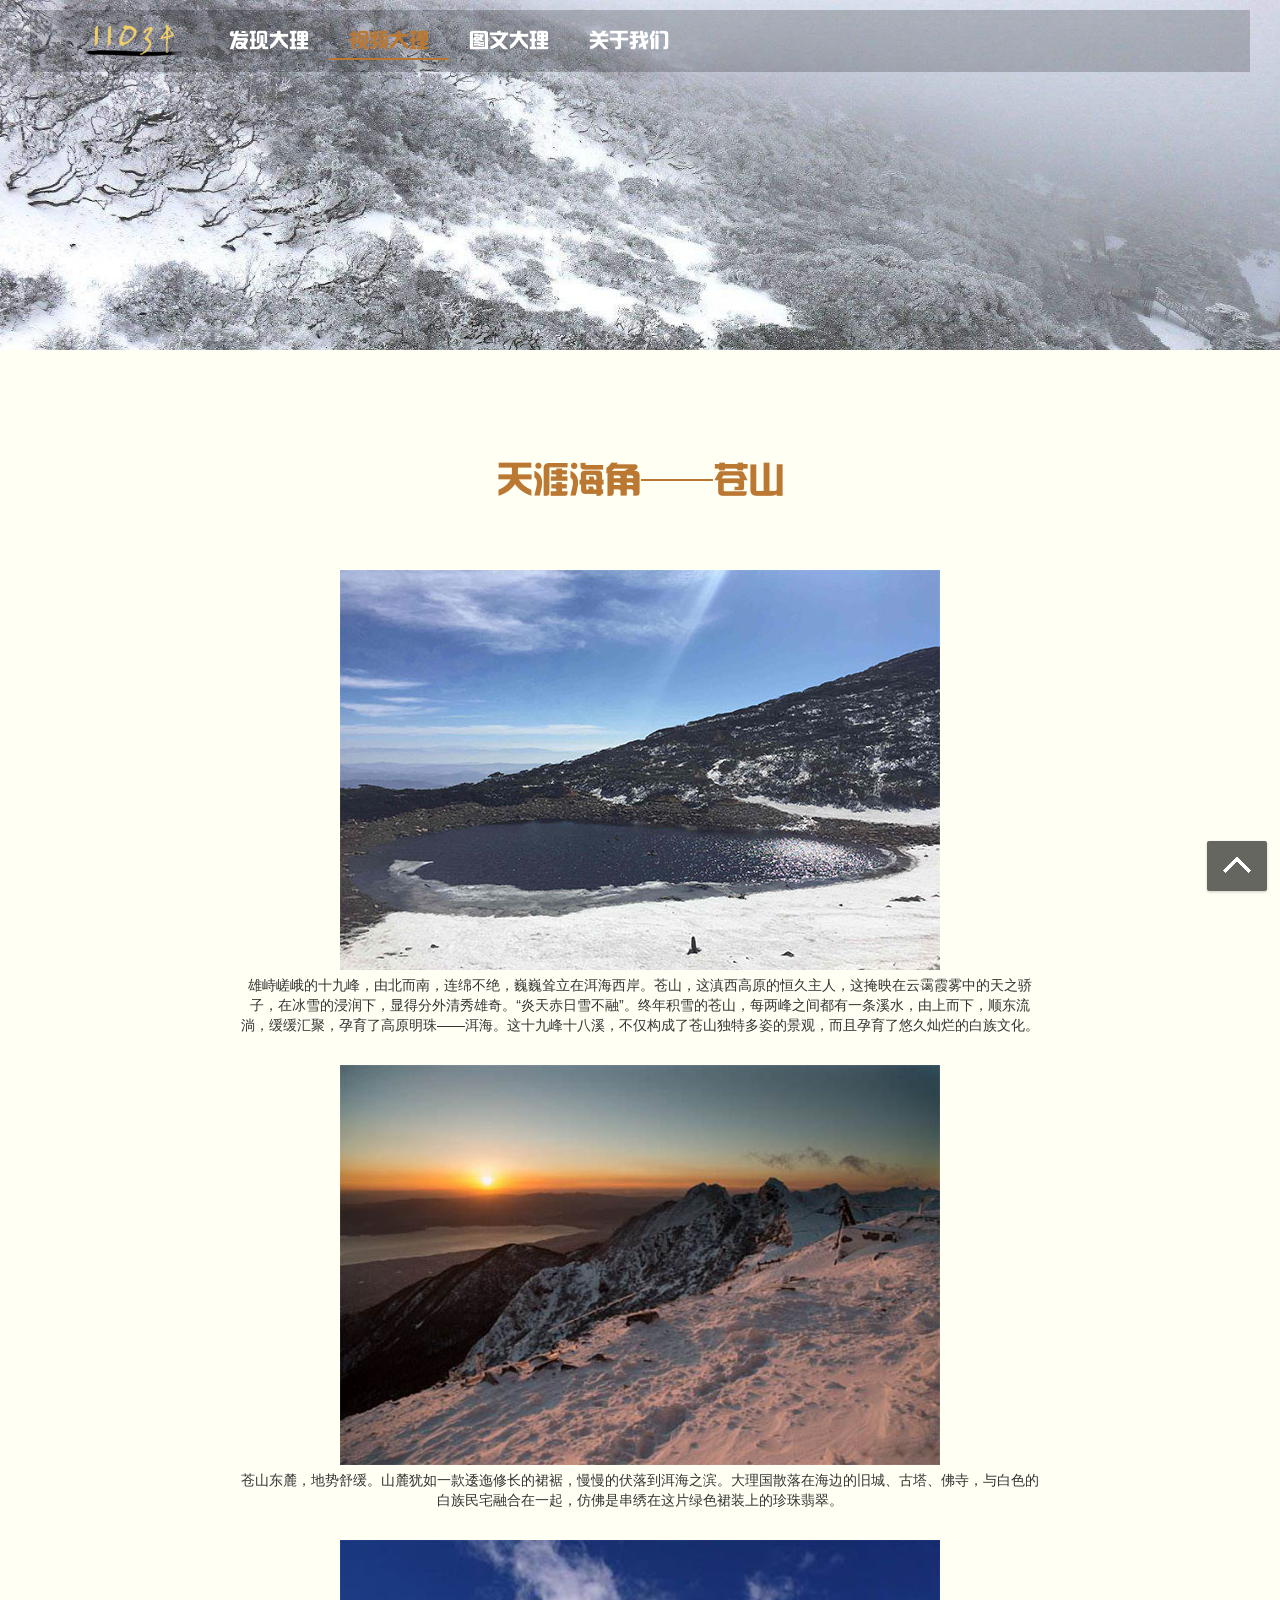
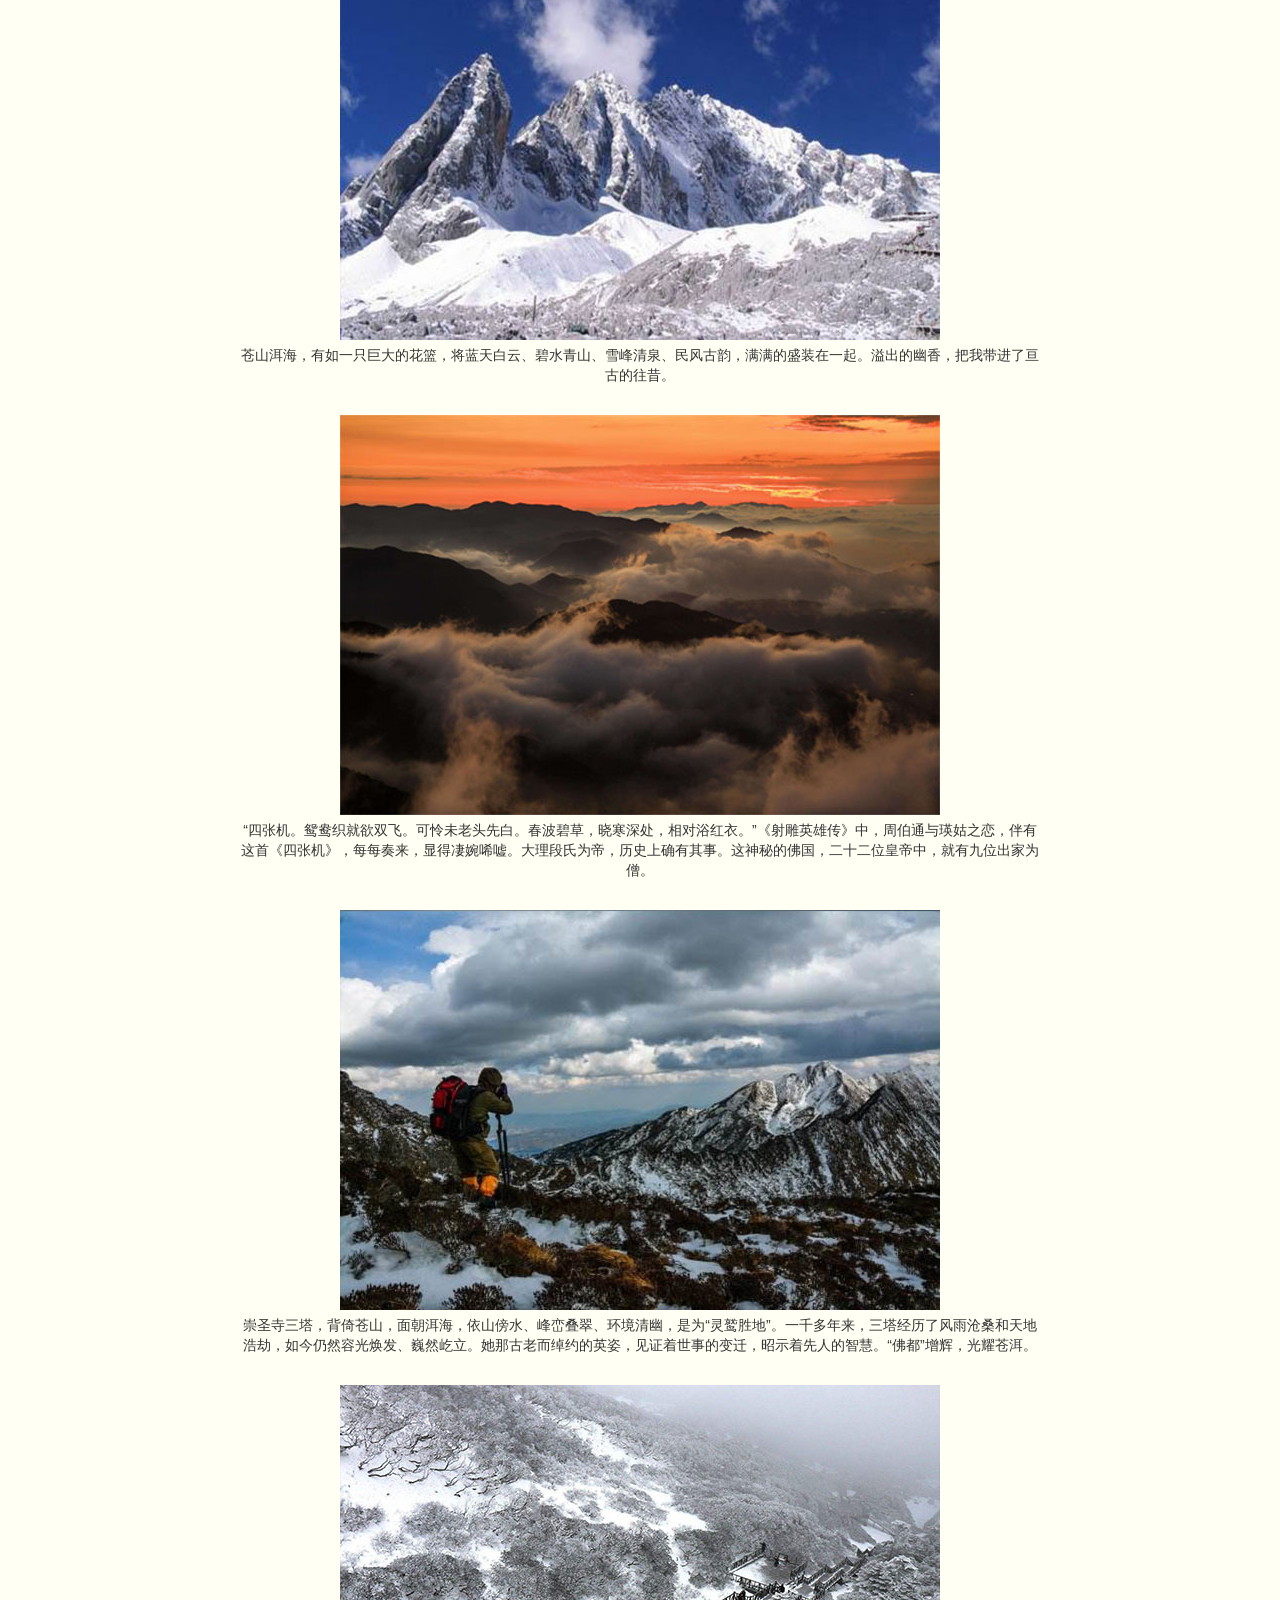
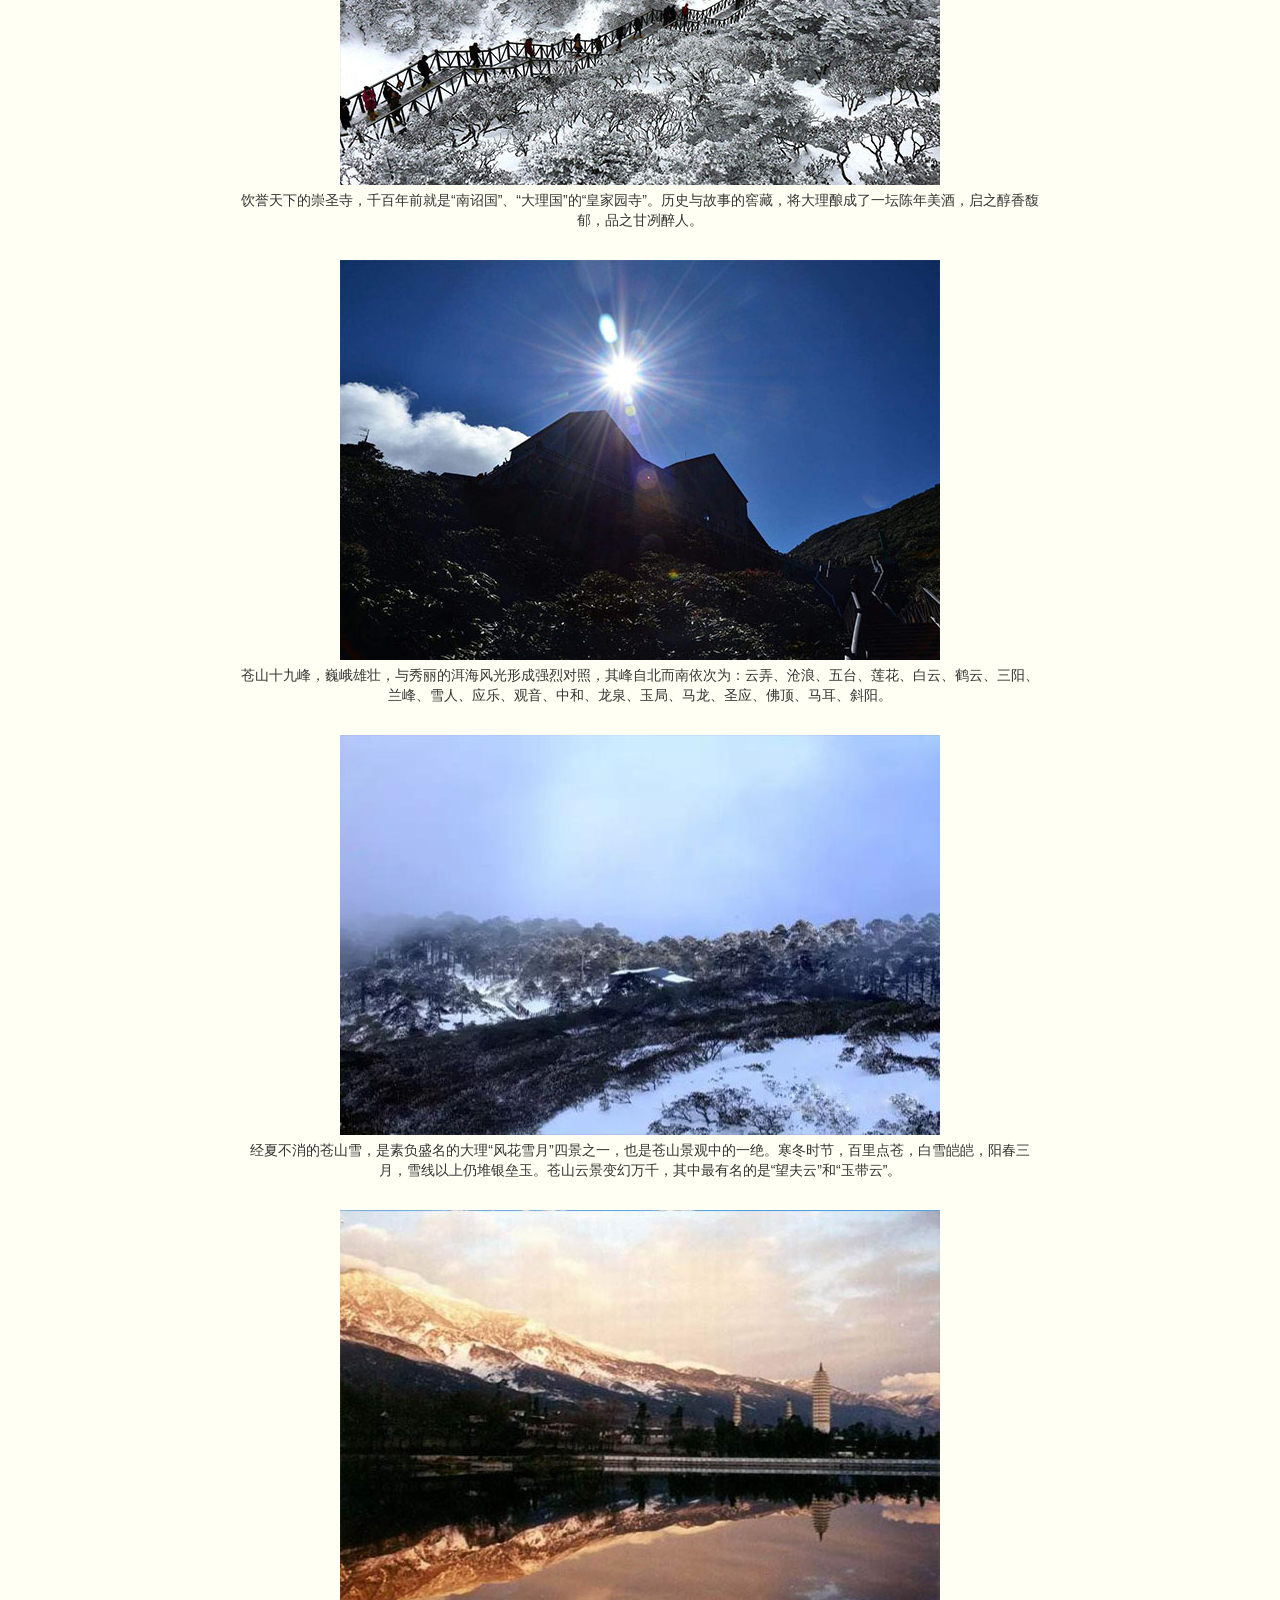
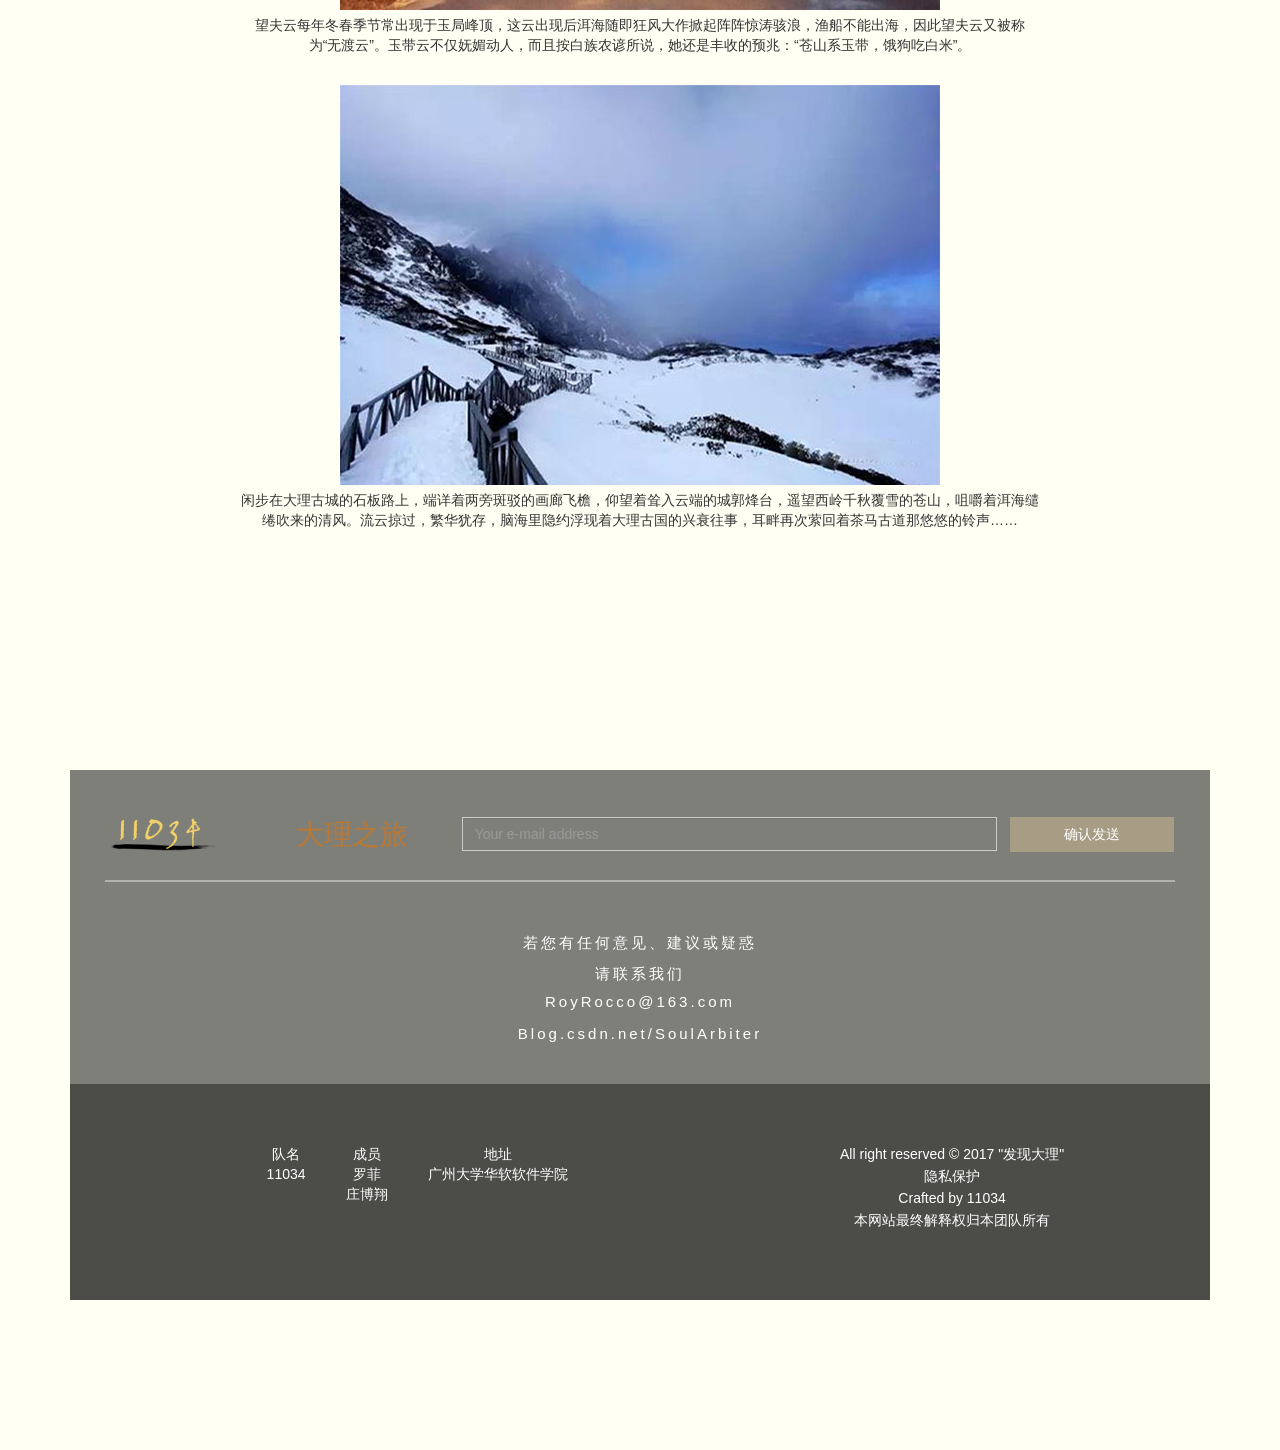
<file: cangshan.html>
<!DOCTYPE html>
<html>
	<head>
		<meta charset="UTF-8">
		<title>万里苍山</title>
		<link rel="stylesheet" href="css/bootstrap.min.css" />
		<link rel="stylesheet" href="css/index.css" />
		<link rel="stylesheet" type="text/css" href="css/ndissertation.css"/>

	</head>
	
	
	<body>
		<!--头部导航栏-->
		<header class="header_bar">
			<div class="header">		
			    <div class="top_navs">
			    	<nav class="nav navbar-fixed-top plr20_pa" role="navgation">
<div class="navbar-header">
			        	<div class="logo ">
			        		<img src="img/logo.png"/>
			        	</div>
			            <button class="navbar-toggle" data-toggle="collapse" data-target=".navbar-collapse">
			                <span class="icon-bar"></span>
			                <span class="icon-bar"></span>
			                <span class="icon-bar"></span>
			            </button>
			        	</div>
						
			        	<div class="collapse navbar-collapse">
				            <ul class="navbar-nav nav">
				                <li ><a class="navigation-link" href="index.html" target="_self">发现大理</a></li>
				                <li><a class="nonestyle" href="video.html">视频大理</a></li>
				                <li><a class="navigation-link" href="picture.html" target="_self">图文大理</a></li>
				                <li><a class="navigation-link" href="###" id="about_us_btn" target="_self">关于我们</a></li>
				            </ul>
				        </div>
					</nav>
			    </div>
			</div>
		</header>
		
		
		<!--顶部图片展示开始  样式共用-->
		<section>	
			<div class="fixed_bg cangshan_bg_3_top fixed_bg_top">
				<!--<img src="img/green_season.jpeg"  alt="" style="width:100%; background-position: bottom center; background-repeat:no-repeat; background-size:cover; min-height:100%;"/>-->
    			<p style="padding-top:35rem;"><a href="main.php"></a></p>
    		</div>
		</section>
		<!--顶部图片展示结束  样式共用-->
		
		
		<!--内容主题-->	
		<section>
			<div class="content container" style="text-align: center; margin: 30px auto; width: 65%;">
						<!--这是标题-->
						<div class="title title-font">
								<h1 >天涯海角——苍山</h1>
						</div>

						<div class="content_article_top_pic">
							<div class="pic">
								<img src="img/68.jpg" class="img-responsive" alt="Responsive image" style="margin: 0 auto;">
							</div>
									
						</div>
						<p>雄峙嵯峨的十九峰，由北而南，连绵不绝，巍巍耸立在洱海西岸。苍山，这滇西高原的恒久主人，这掩映在云霭霞雾中的天之骄子，在冰雪的浸润下，显得分外清秀雄奇。“炎天赤日雪不融”。终年积雪的苍山，每两峰之间都有一条溪水，由上而下，顺东流淌，缓缓汇聚，孕育了高原明珠——洱海。这十九峰十八溪，不仅构成了苍山独特多姿的景观，而且孕育了悠久灿烂的白族文化。</p>
						<div class="content_article_top_pic">
							<div class="pic">
								<img src="img/63.jpg" class="img-responsive" alt="Responsive image" style="margin: 0 auto;">
							</div>
									
						</div>
						<p>苍山东麓，地势舒缓。山麓犹如一款逶迤修长的裙裾，慢慢的伏落到洱海之滨。大理国散落在海边的旧城、古塔、佛寺，与白色的白族民宅融合在一起，仿佛是串绣在这片绿色裙装上的珍珠翡翠。</p>
						<div class="content_article_top_pic">
							<div class="pic">
								<img src="img/62.jpg" class="img-responsive" alt="Responsive image" style="margin: 0 auto;">
							</div>
									
						</div>
						<p>苍山洱海，有如一只巨大的花篮，将蓝天白云、碧水青山、雪峰清泉、民风古韵，满满的盛装在一起。溢出的幽香，把我带进了亘古的往昔。</p>
						<div class="content_article_top_pic">
							<div class="pic">
								<img src="img/65.jpg" class="img-responsive" alt="Responsive image" style="margin: 0 auto;">
							</div>
									
						</div>
						<p>“四张机。鸳鸯织就欲双飞。可怜未老头先白。春波碧草，晓寒深处，相对浴红衣。”《射雕英雄传》中，周伯通与瑛姑之恋，伴有这首《四张机》，每每奏来，显得凄婉唏嘘。大理段氏为帝，历史上确有其事。这神秘的佛国，二十二位皇帝中，就有九位出家为僧。</p>						
						<div class="content_article_top_pic">
							<div class="pic">
								<img src="img/64.jpg" class="img-responsive" alt="Responsive image" style="margin: 0 auto;">
							</div>
									
						</div>
						<p>崇圣寺三塔，背倚苍山，面朝洱海，依山傍水、峰峦叠翠、环境清幽，是为“灵鹫胜地”。一千多年来，三塔经历了风雨沧桑和天地浩劫，如今仍然容光焕发、巍然屹立。她那古老而绰约的英姿，见证着世事的变迁，昭示着先人的智慧。“佛都”增辉，光耀苍洱。</p>
						<div class="content_article_top_pic">
							<div class="pic">
								<img src="img/69.jpg" class="img-responsive" alt="Responsive image" style="margin: 0 auto;">
							</div>
									
						</div>
						<p>饮誉天下的崇圣寺，千百年前就是“南诏国”、“大理国”的“皇家园寺”。历史与故事的窖藏，将大理酿成了一坛陈年美酒，启之醇香馥郁，品之甘冽醉人。</p>
						<div class="content_article_top_pic">
							<div class="pic">
								<img src="img/66.jpg" class="img-responsive" alt="Responsive image" style="margin: 0 auto;">
							</div>
									
						</div>
						<p>苍山十九峰，巍峨雄壮，与秀丽的洱海风光形成强烈对照，其峰自北而南依次为：云弄、沧浪、五台、莲花、白云、鹤云、三阳、兰峰、雪人、应乐、观音、中和、龙泉、玉局、马龙、圣应、佛顶、马耳、斜阳。</p>
						<div class="content_article_top_pic">
							<div class="pic">
								<img src="img/67.jpg" class="img-responsive" alt="Responsive image" style="margin: 0 auto;">
							</div>
									
						</div>
						<p>经夏不消的苍山雪，是素负盛名的大理“风花雪月”四景之一，也是苍山景观中的一绝。寒冬时节，百里点苍，白雪皑皑，阳春三月，雪线以上仍堆银垒玉。苍山云景变幻万千，其中最有名的是“望夫云”和“玉带云”。</p>	
						<div class="content_article_top_pic">
							<div class="pic">
								<img src="img/60.jpg" class="img-responsive" alt="Responsive image" style="margin: 0 auto;">
							</div>
									
						</div>
						<p>望夫云每年冬春季节常出现于玉局峰顶，这云出现后洱海随即狂风大作掀起阵阵惊涛骇浪，渔船不能出海，因此望夫云又被称为“无渡云”。玉带云不仅妩媚动人，而且按白族农谚所说，她还是丰收的预兆：“苍山系玉带，饿狗吃白米”。</p>	
						<div class="content_article_top_pic">
							<div class="pic">
								<img src="img/61.jpg" class="img-responsive" alt="Responsive image" style="margin: 0 auto;">
							</div>
									
						</div>
						<p  class="p_end">闲步在大理古城的石板路上，端详着两旁斑驳的画廊飞檐，仰望着耸入云端的城郭烽台，遥望西岭千秋覆雪的苍山，咀嚼着洱海缱绻吹来的清风。流云掠过，繁华犹存，脑海里隐约浮现着大理古国的兴衰往事，耳畔再次萦回着茶马古道那悠悠的铃声……</p>							
			</div>
				<!--</div>
			</div>-->
		</section>
		
		
		<!--页脚信息--关于我们-->
		<footer id="about_us">
			<div class="fixed_bg cangshan_bg_3_bottom footer_padding">
    			
				<div class="footnote container">
					<div class="footnote_title">
						<div class="row footnote_title_content">
							<div class="col-md-2 col-logo">
								<div class="footnote_title_logo">
									<div class="logo ">
										<img src="img/logo.png"/>
									</div>
								</div>
							</div>
							<div class="col-md-2 col-title">
								<span>大</span><span>理</span><span>之</span><span>旅</span>
							</div>
							<div class="col-md-8">
								<form id="subForm" class="letter" method="post" action="">
									<input type="text" class="form-control" placeholder="Your e-mail address" >
									<span class="letter_btn">
										<button class="letter_query">确认发送</button>
									</span>
								</form>
								
							</div>
						</div>
					</div>
					<div class="footnote_email">
						<p>若您有任何意见、建议或疑惑</p>
						<p class="footnote_email_p2">请联系我们</p>
						<p>RoyRocco@163.com</p>
						<p>Blog.csdn.net/SoulArbiter</p>
					</div>
					<div class="footnote_about">
						<div class="row">
							<div class="col-md-7 footnote_about_col7">
								<div class="footnote_about_center_l">
									<span>
										<p>队名</p>
										<p>11034</p>
									</span>
									<span>
										<p>成员</p>
										<p>罗菲</p>
										<p>庄博翔</p>
									</span>
									<span>
										<p>地址</p>
										<p>广州大学华软软件学院</p>
									</span>
								</div>
								
							</div>
							<div class="col-md-5">
								<div class="footnote_about_center_r">
									<p>All right reserved © 2017 "发现大理"</p><p>隐私保护</p><p>Crafted by 11034</p><p>本网站最终解释权归本团队所有</p>
									
								</div>
							</div>
						</div>
					</div>
			</div>
    	</div>
	</footer>
		<!--页脚信息--关于我们-->
		
		<!--返回顶部组件-->
		<div class="scrollSite">
			<a href="javascript:void(0)" class="scrollSite_btn"></a>
		</div>
		<!--返回顶部组件-->
	</body>
	
	<script type="text/javascript" src="js/jquery-3.0.0.min.js" ></script>
	<script type="text/javascript" src="js/bootstrap.min.js" ></script>
	<script type="text/javascript" src="js/base.js"></script>	

</html>
</file>
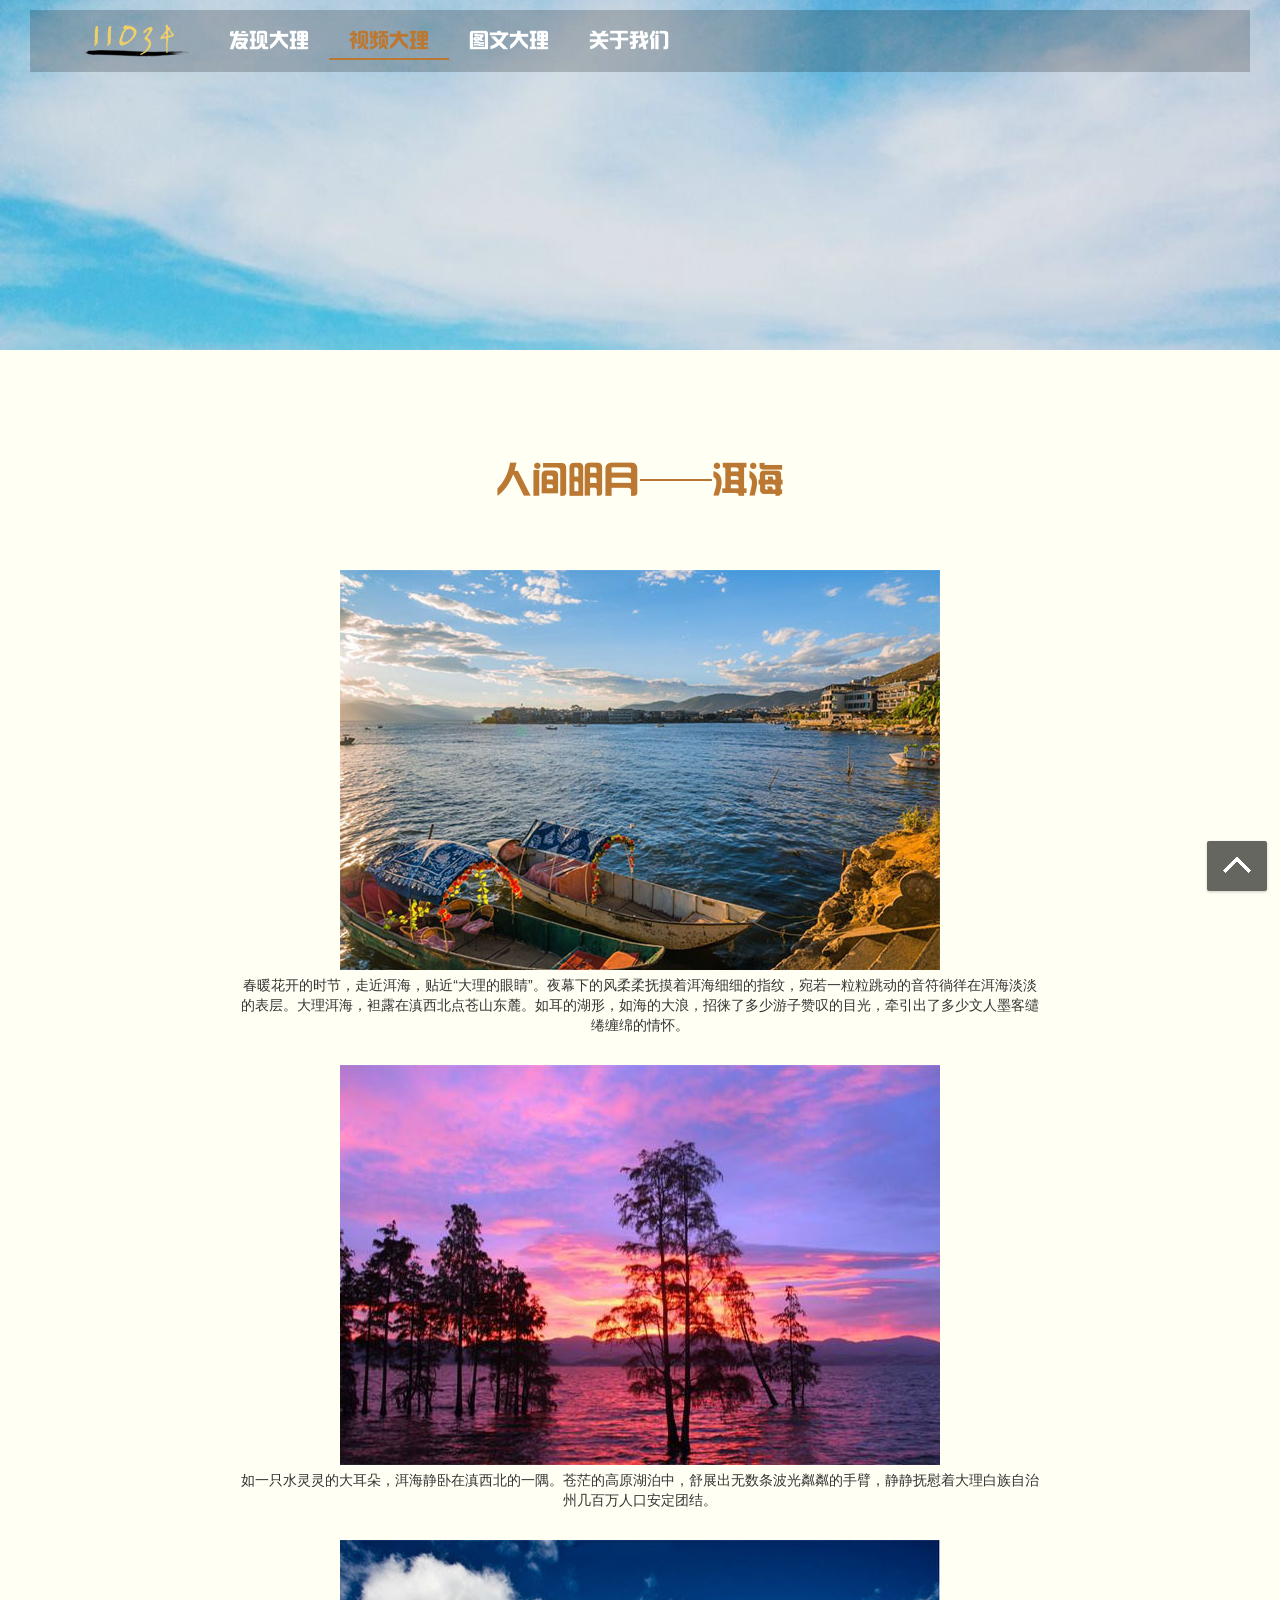
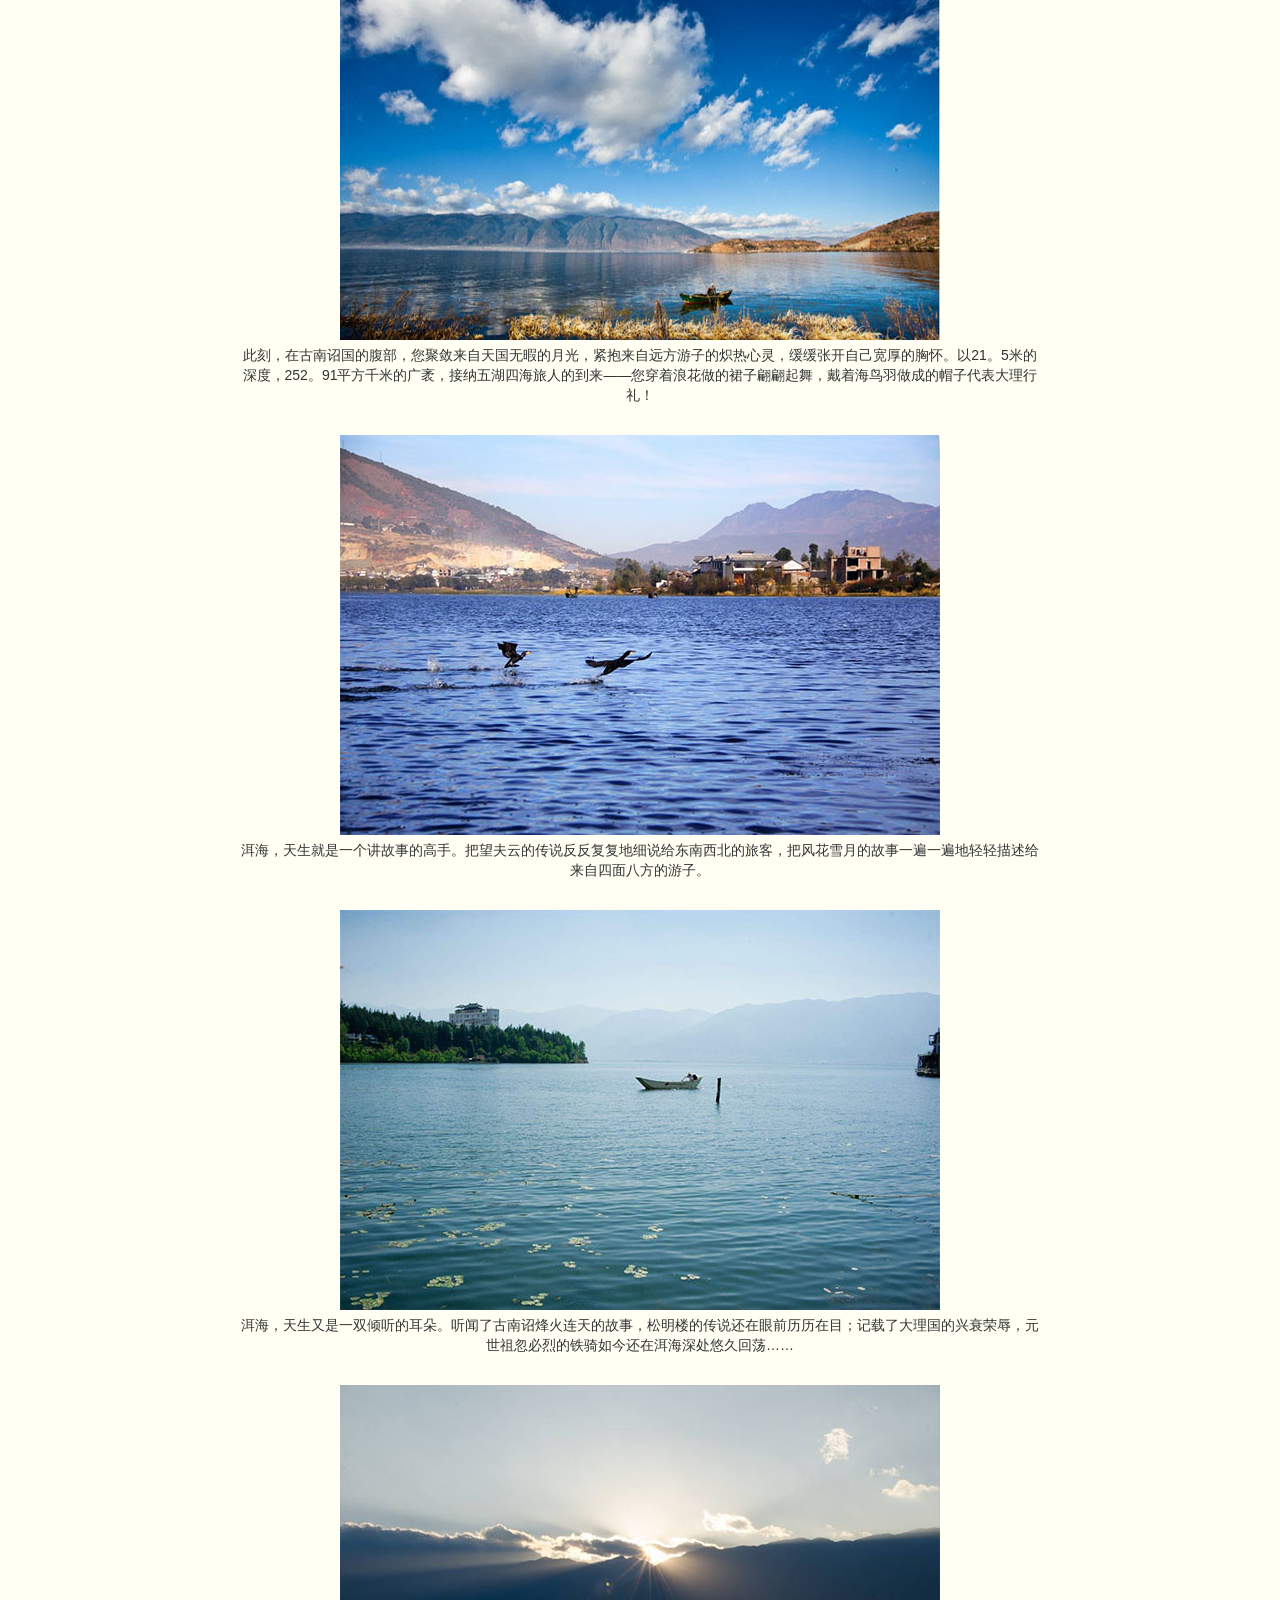
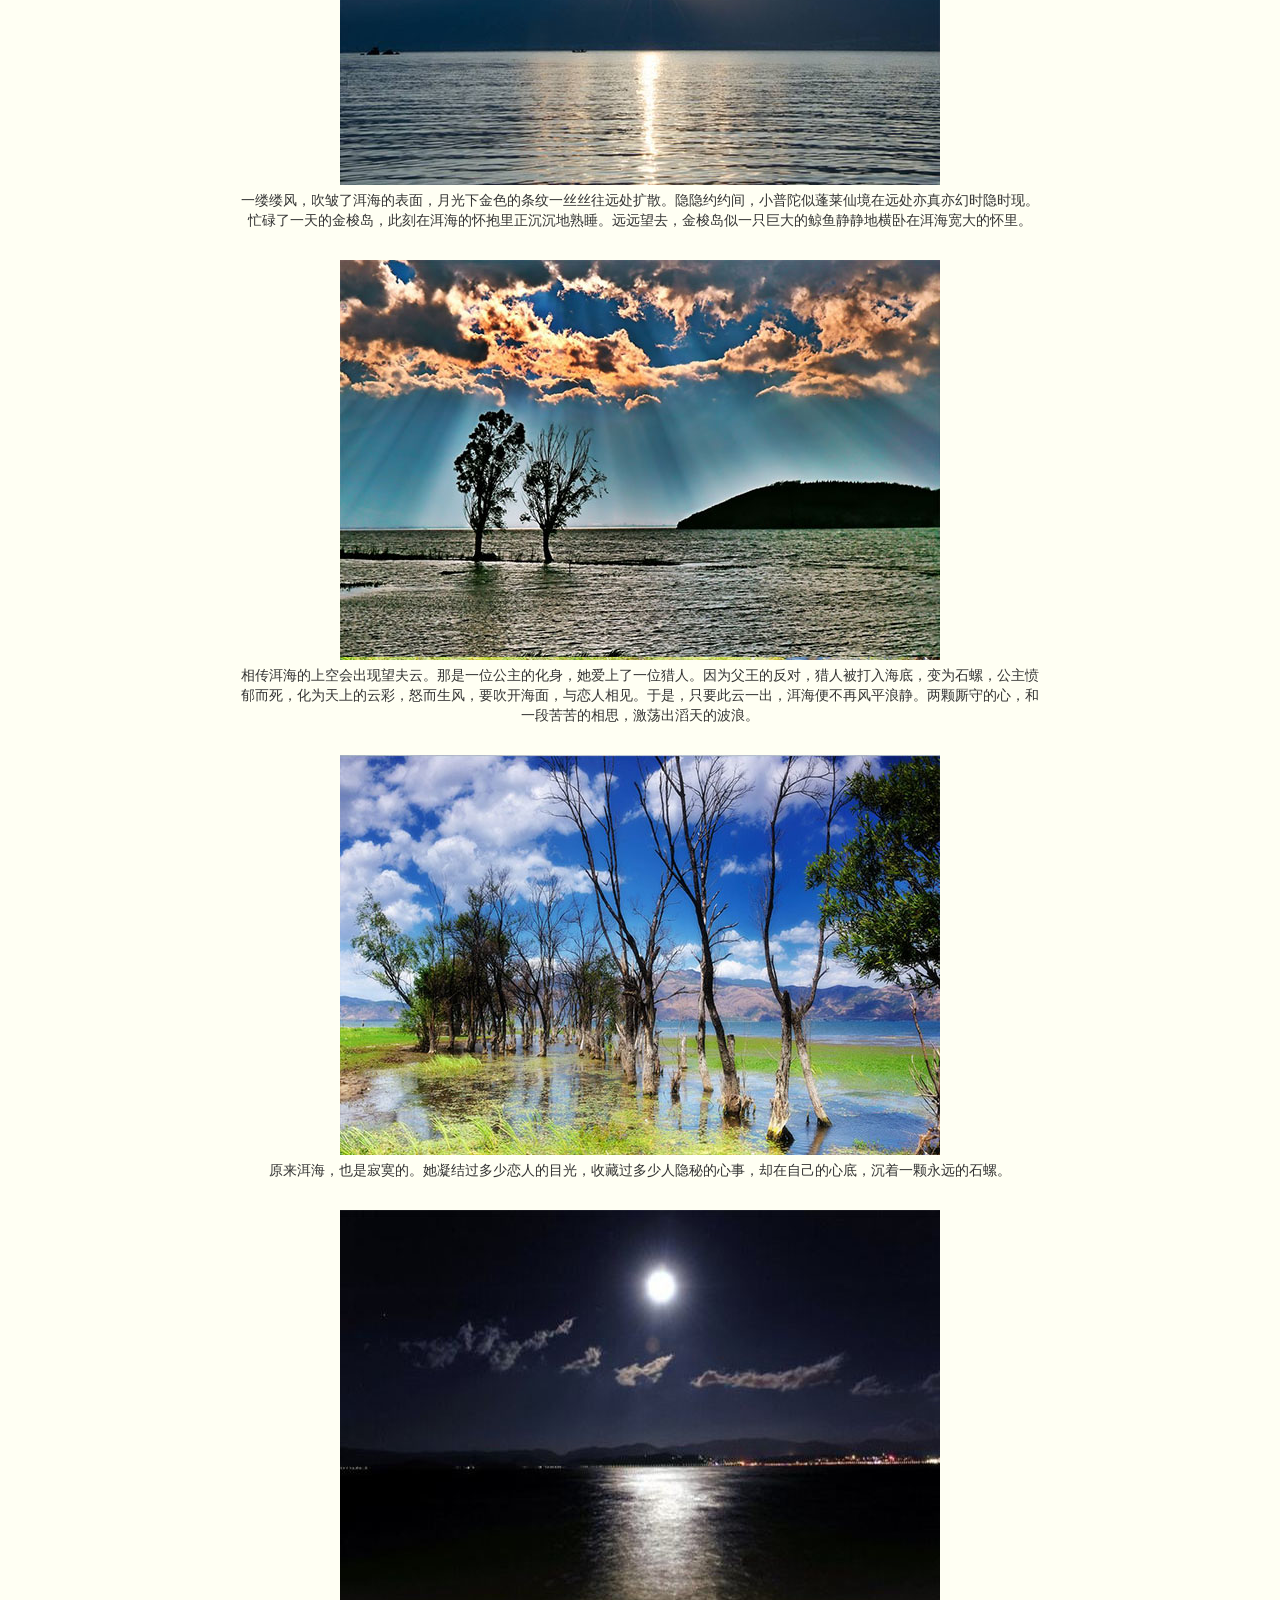
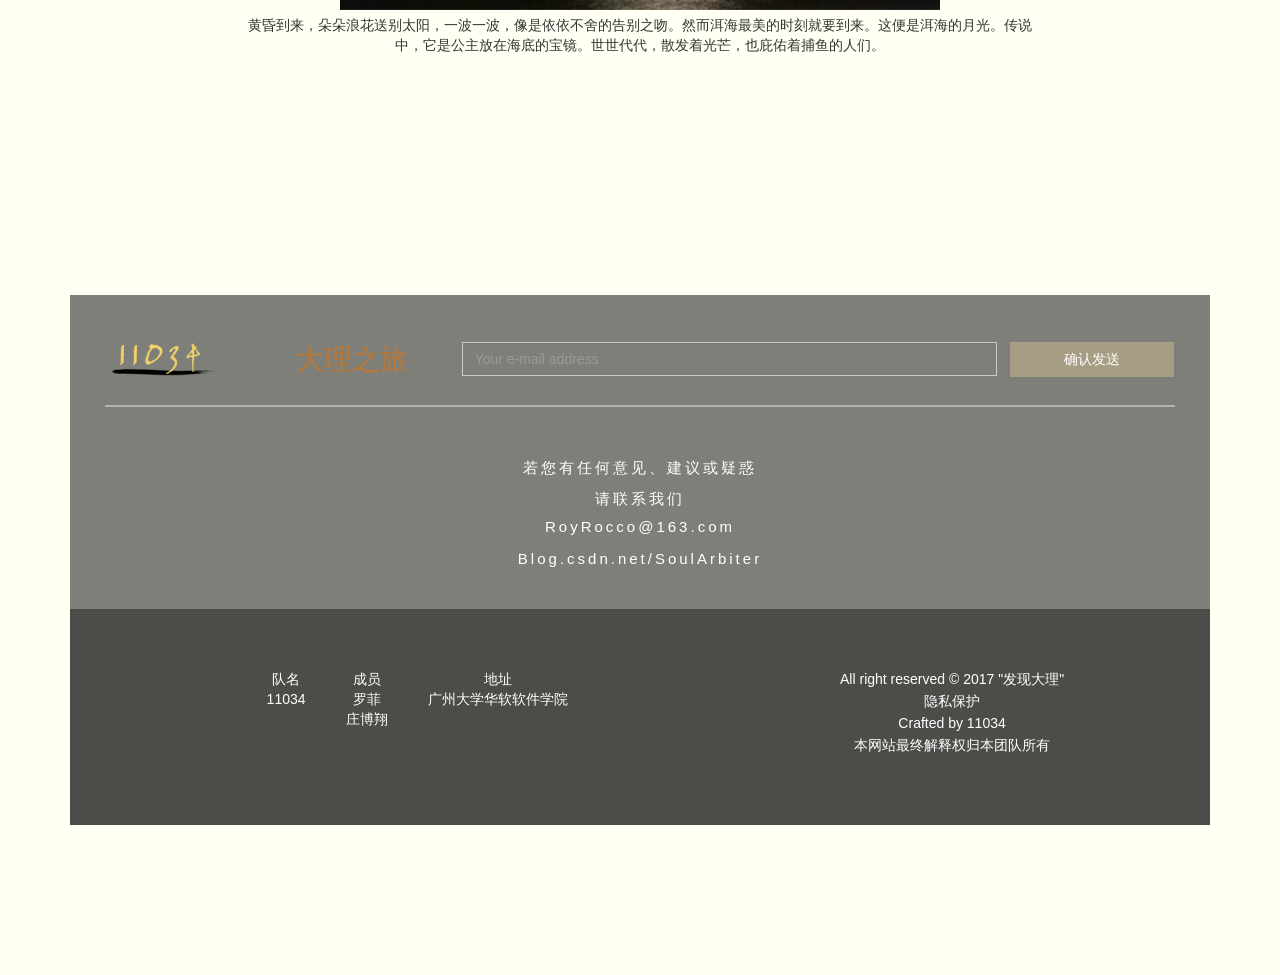
<file: erhai.html>
<!DOCTYPE html>
<html>
	<head>
		<meta charset="UTF-8">
		<title>大理之眼——洱海</title>
		<link rel="stylesheet" href="css/bootstrap.min.css" />
		<link rel="stylesheet" href="css/index.css" />
		<link rel="stylesheet" type="text/css" href="css/ndissertation.css"/>

	</head>
	
	
	<body>
		<!--头部导航栏-->
		<header class="header_bar">
			<div class="header">		
			    <div class="top_navs">
			    	<nav class="nav navbar-fixed-top plr20_pa" role="navgation">
<div class="navbar-header">
			        	<div class="logo ">
			        		<img src="img/logo.png"/>
			        	</div>
			            <button class="navbar-toggle" data-toggle="collapse" data-target=".navbar-collapse">
			                <span class="icon-bar"></span>
			                <span class="icon-bar"></span>
			                <span class="icon-bar"></span>
			            </button>
			        	</div>
						
			        	<div class="collapse navbar-collapse">
				            <ul class="navbar-nav nav">
				                <li ><a class="navigation-link" href="index.html" target="_self">发现大理</a></li>
				                <li><a class="nonestyle" href="video.html">视频大理</a></li>
				                <li><a class="navigation-link" href="picture.html" target="_self">图文大理</a></li>
				                <li><a class="navigation-link" href="###" id="about_us_btn" target="_self">关于我们</a></li>
				            </ul>
				        </div>
					</nav>
			    </div>
			</div>
		</header>
		
		
		<!--顶部图片展示开始  样式共用-->
		<section>	
			<div class="fixed_bg erhai_bg_3_top fixed_bg_top">
				<!--<img src="img/green_season.jpeg"  alt="" style="width:100%; background-position: bottom center; background-repeat:no-repeat; background-size:cover; min-height:100%;"/>-->
    			<p style="padding-top:35rem;"><a href="main.php"></a></p>
    		</div>
		</section>
		<!--顶部图片展示结束  样式共用-->
		
		
		<!--内容主题-->	
		<section>
			<div class="content container" style="text-align: center; margin: 30px auto; width: 65%;">
						<!--这是标题-->
						<div class="title title-font">
								<h1>人间明月——洱海</h1>
						</div>

						<div class="content_article_top_pic">
							<div class="pic">
								<img src="img/50.jpg" class="img-responsive" alt="Responsive image" style="margin: 0 auto;">
							</div>
									
						</div>
						<p>春暖花开的时节，走近洱海，贴近“大理的眼睛”。夜幕下的风柔柔抚摸着洱海细细的指纹，宛若一粒粒跳动的音符徜徉在洱海淡淡的表层。大理洱海，袒露在滇西北点苍山东麓。如耳的湖形，如海的大浪，招徕了多少游子赞叹的目光，牵引出了多少文人墨客缱绻缠绵的情怀。</p>
						<div class="content_article_top_pic">
							<div class="pic">
								<img src="img/54.jpg" class="img-responsive" alt="Responsive image" style="margin: 0 auto;">
							</div>
									
						</div>
						<p>如一只水灵灵的大耳朵，洱海静卧在滇西北的一隅。苍茫的高原湖泊中，舒展出无数条波光粼粼的手臂，静静抚慰着大理白族自治州几百万人口安定团结。</p>
						<div class="content_article_top_pic">
							<div class="pic">
								<img src="img/52.jpg" class="img-responsive" alt="Responsive image" style="margin: 0 auto;">
							</div>
									
						</div>
						<p>此刻，在古南诏国的腹部，您聚敛来自天国无暇的月光，紧抱来自远方游子的炽热心灵，缓缓张开自己宽厚的胸怀。以21。5米的深度，252。91平方千米的广袤，接纳五湖四海旅人的到来——您穿着浪花做的裙子翩翩起舞，戴着海鸟羽做成的帽子代表大理行礼！</p>
						<div class="content_article_top_pic">
							<div class="pic">
								<img src="img/53.jpg" class="img-responsive" alt="Responsive image" style="margin: 0 auto;">
							</div>
									
						</div>
						<p>洱海，天生就是一个讲故事的高手。把望夫云的传说反反复复地细说给东南西北的旅客，把风花雪月的故事一遍一遍地轻轻描述给来自四面八方的游子。</p>
						<div class="content_article_top_pic">
							<div class="pic">
								<img src="img/51.jpg" class="img-responsive" alt="Responsive image" style="margin: 0 auto;">
							</div>
									
						</div>
						<p>洱海，天生又是一双倾听的耳朵。听闻了古南诏烽火连天的故事，松明楼的传说还在眼前历历在目；记载了大理国的兴衰荣辱，元世祖忽必烈的铁骑如今还在洱海深处悠久回荡……</p>
						<div class="content_article_top_pic">
							<div class="pic">
								<img src="img/55.jpg" class="img-responsive" alt="Responsive image" style="margin: 0 auto;">
							</div>
									
						</div>
						<p>一缕缕风，吹皱了洱海的表面，月光下金色的条纹一丝丝往远处扩散。隐隐约约间，小普陀似蓬莱仙境在远处亦真亦幻时隐时现。忙碌了一天的金梭岛，此刻在洱海的怀抱里正沉沉地熟睡。远远望去，金梭岛似一只巨大的鲸鱼静静地横卧在洱海宽大的怀里。</p>
						<div class="content_article_top_pic">
							<div class="pic">
								<img src="img/58.jpg" class="img-responsive" alt="Responsive image" style="margin: 0 auto;">
							</div>
									
						</div>
						<p>相传洱海的上空会出现望夫云。那是一位公主的化身，她爱上了一位猎人。因为父王的反对，猎人被打入海底，变为石螺，公主愤郁而死，化为天上的云彩，怒而生风，要吹开海面，与恋人相见。于是，只要此云一出，洱海便不再风平浪静。两颗厮守的心，和一段苦苦的相思，激荡出滔天的波浪。</p>
						<div class="content_article_top_pic">
							<div class="pic">
								<img src="img/57.jpg" class="img-responsive" alt="Responsive image" style="margin: 0 auto;">
							</div>
									
						</div>
						<p>原来洱海，也是寂寞的。她凝结过多少恋人的目光，收藏过多少人隐秘的心事，却在自己的心底，沉着一颗永远的石螺。</p>
						<div class="content_article_top_pic">
							<div class="pic">
								<img src="img/59.jpg" class="img-responsive" alt="Responsive image" style="margin: 0 auto;">
							</div>
									
						</div>
						<p  class="p_end">黄昏到来，朵朵浪花送别太阳，一波一波，像是依依不舍的告别之吻。然而洱海最美的时刻就要到来。这便是洱海的月光。传说中，它是公主放在海底的宝镜。世世代代，散发着光芒，也庇佑着捕鱼的人们。</p>
			</div>
				<!--</div>
			</div>-->
		</section>
		
		
		<!--页脚信息--关于我们-->
		<footer id="about_us">
			<div class="fixed_bg erhai_bg_3_bottom footer_padding">
    			
				<div class="footnote container">
					<div class="footnote_title">
						<div class="row footnote_title_content">
							<div class="col-md-2 col-logo">
								<div class="footnote_title_logo">
									<div class="logo ">
										<img src="img/logo.png"/>
									</div>
								</div>
							</div>
							<div class="col-md-2 col-title">
								<span>大</span><span>理</span><span>之</span><span>旅</span>
							</div>
							<div class="col-md-8">
								<form id="subForm" class="letter" method="post" action="">
									<input type="text" class="form-control" placeholder="Your e-mail address" >
									<span class="letter_btn">
										<button class="letter_query">确认发送</button>
									</span>
								</form>
								
							</div>
						</div>
					</div>
					<div class="footnote_email">
						<p>若您有任何意见、建议或疑惑</p>
						<p class="footnote_email_p2">请联系我们</p>
						<p>RoyRocco@163.com</p>
						<p>Blog.csdn.net/SoulArbiter</p>
					</div>
					<div class="footnote_about">
						<div class="row">
							<div class="col-md-7 footnote_about_col7">
								<div class="footnote_about_center_l">
									<span>
										<p>队名</p>
										<p>11034</p>
									</span>
									<span>
										<p>成员</p>
										<p>罗菲</p>
										<p>庄博翔</p>
									</span>
									<span>
										<p>地址</p>
										<p>广州大学华软软件学院</p>
									</span>
								</div>
								
							</div>
							<div class="col-md-5">
								<div class="footnote_about_center_r">
									<p>All right reserved © 2017 "发现大理"</p><p>隐私保护</p><p>Crafted by 11034</p><p>本网站最终解释权归本团队所有</p>
									
								</div>
							</div>
						</div>
					</div>
			</div>
    	</div>
	</footer>
		<!--页脚信息--关于我们-->
		<!--返回顶部组件-->
		<div class="scrollSite">
			<a href="javascript:void(0)" class="scrollSite_btn"></a>
		</div>
		<!--返回顶部组件-->
		
	</body>
	
	<script type="text/javascript" src="js/jquery-3.0.0.min.js" ></script>
	<script type="text/javascript" src="js/bootstrap.min.js" ></script>
	<script type="text/javascript" src="js/base.js"></script>	

</html>
</file>
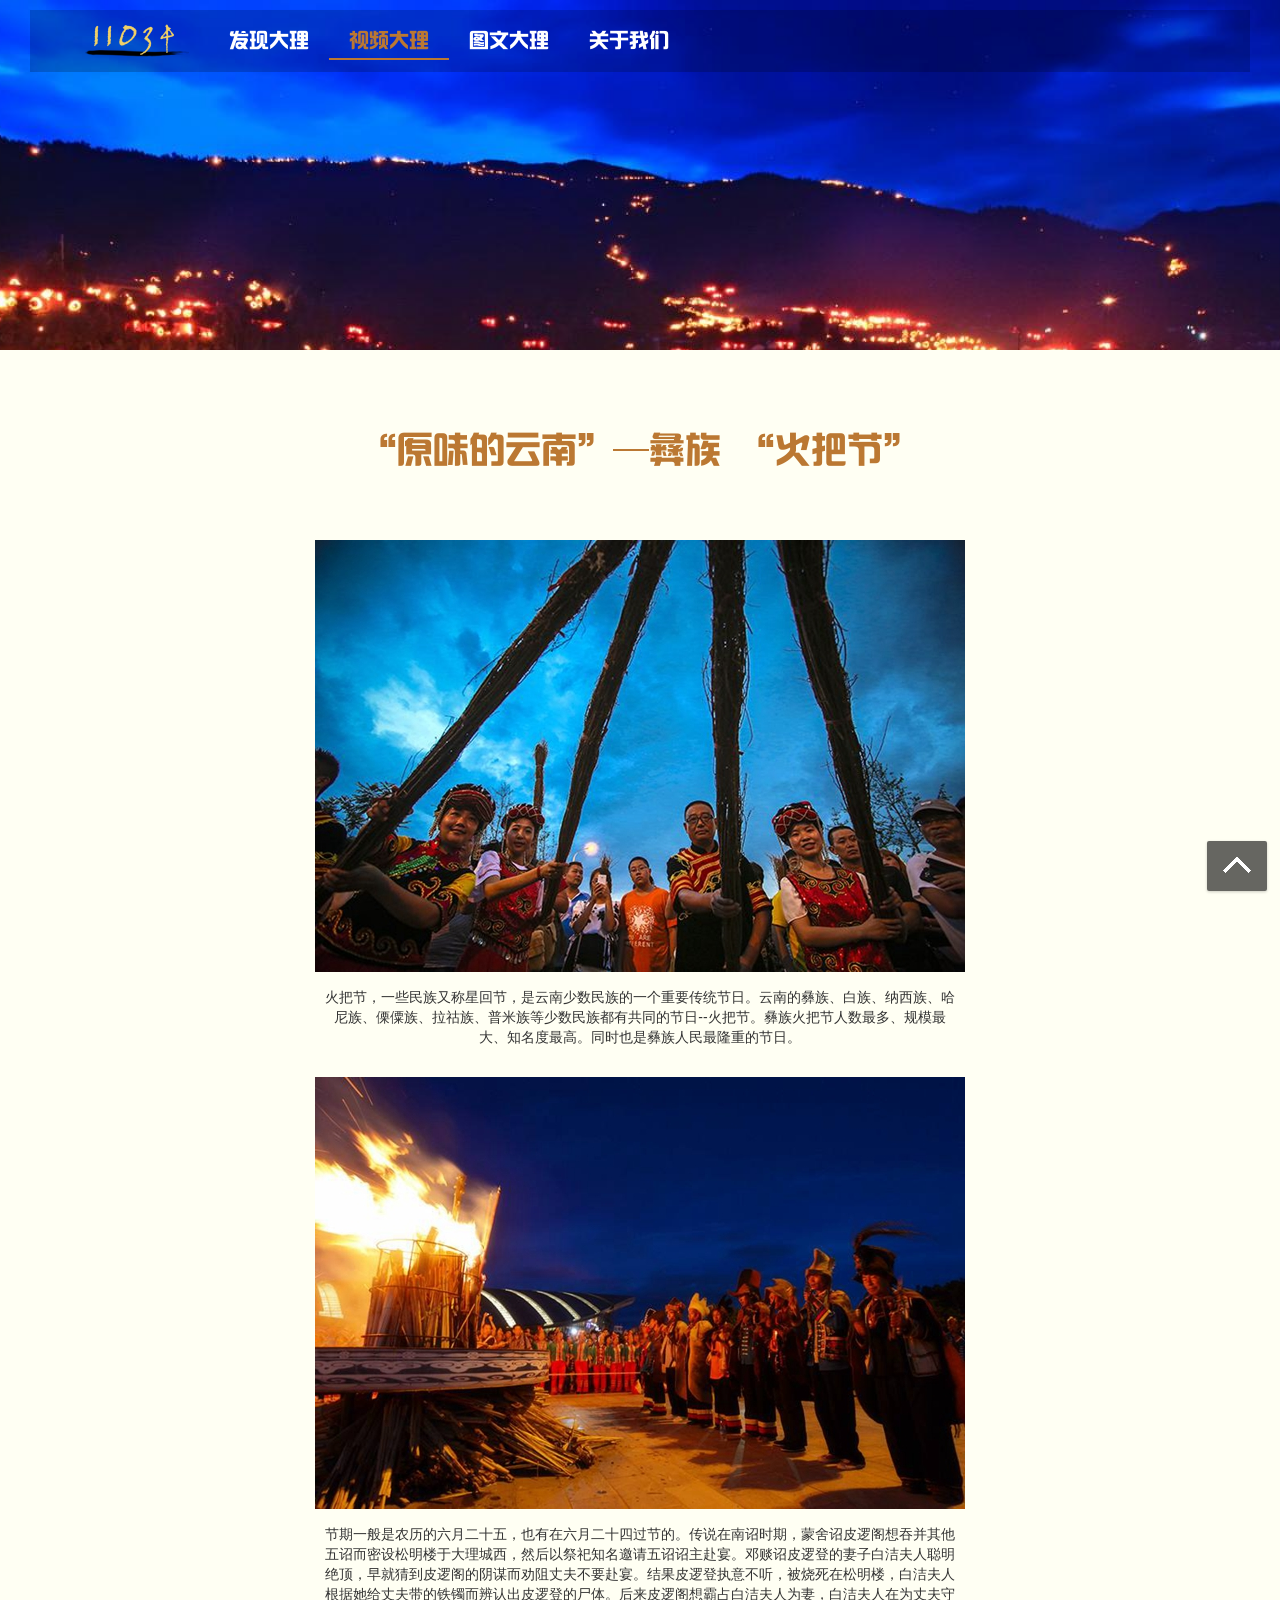
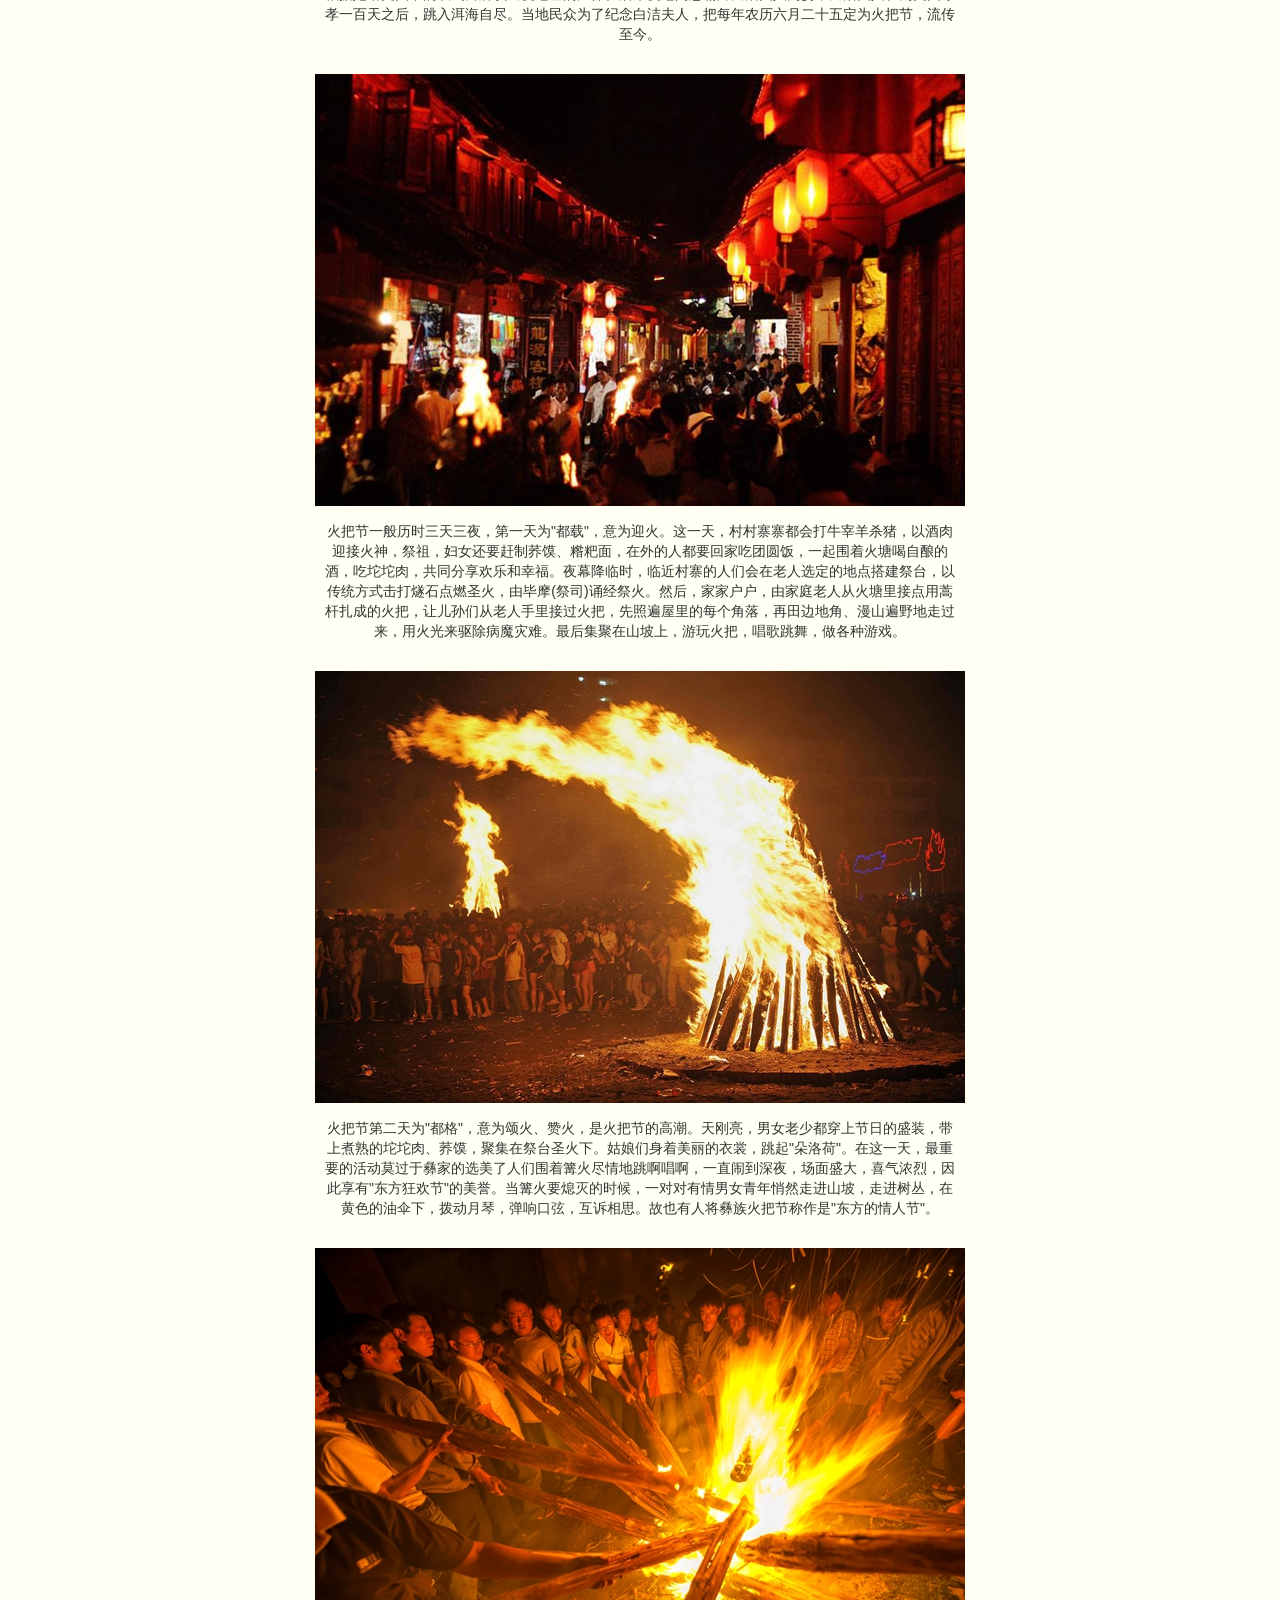
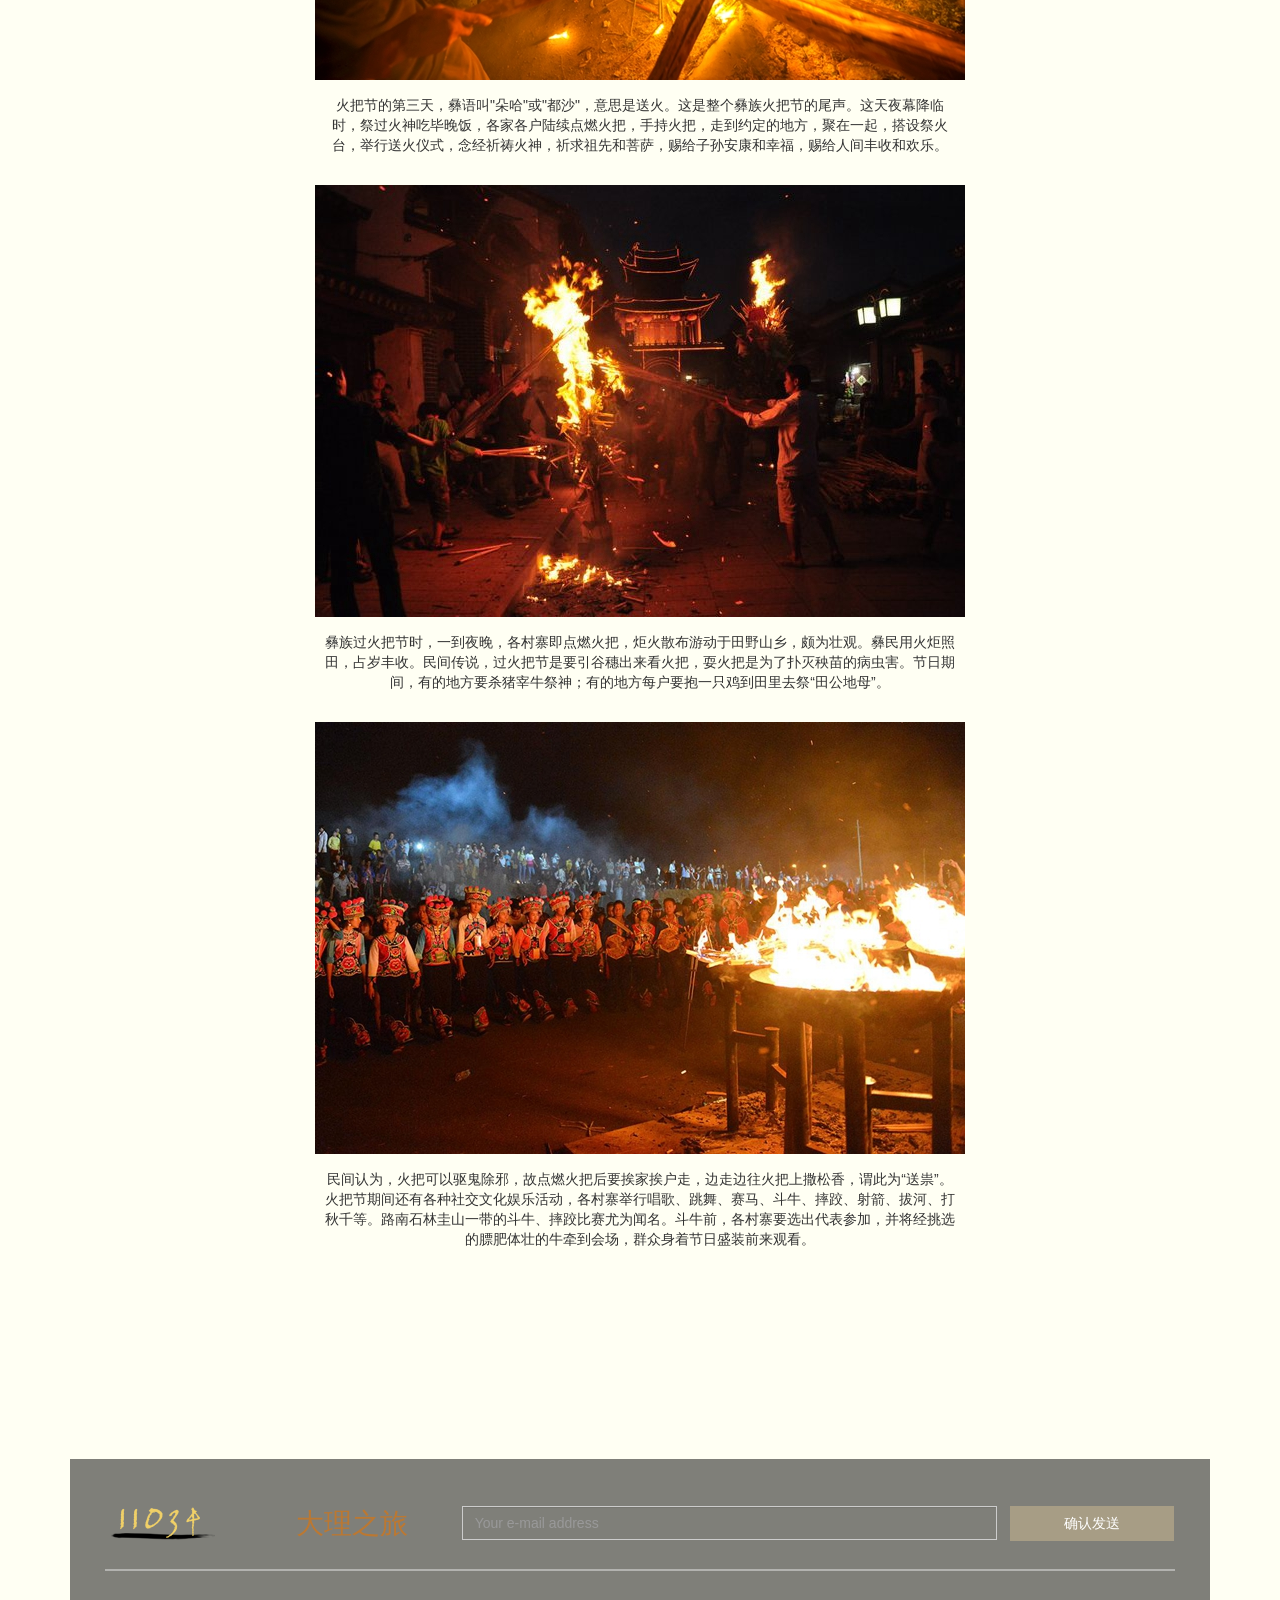
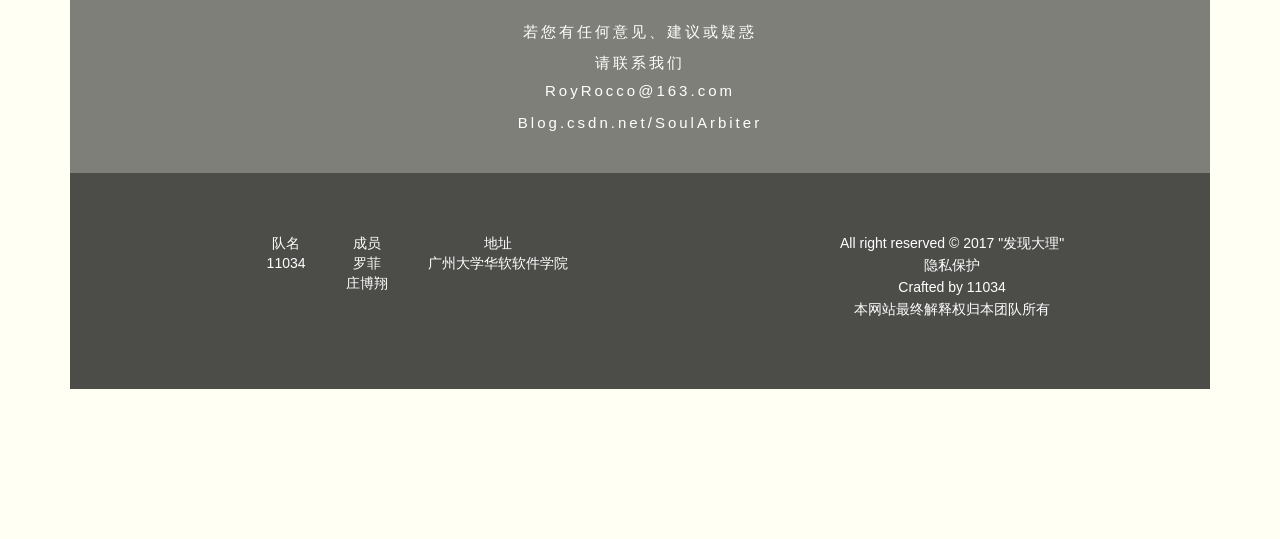
<file: huobajie.html>
<!DOCTYPE html>
<html>
	<head>
		<meta charset="UTF-8">
		<title>原味云南——火把节</title>
		<link rel="stylesheet" href="css/bootstrap.min.css" />
		<link rel="stylesheet" href="css/index.css" />
		<link rel="stylesheet" type="text/css" href="css/ndissertation.css"/>
	</head>
	
	
	<body>
		<!--头部导航栏-->
		<header class="header_bar">
			<div class="header">		
			    <div class="top_navs">
			    	<nav class="nav navbar-fixed-top plr20_pa" role="navgation">
<div class="navbar-header">
			        	<div class="logo ">
			        		<img src="img/logo.png"/>
			        	</div>
			            <button class="navbar-toggle" data-toggle="collapse" data-target=".navbar-collapse">
			                <span class="icon-bar"></span>
			                <span class="icon-bar"></span>
			                <span class="icon-bar"></span>
			            </button>
			        	</div>
			        	<div class="collapse navbar-collapse">
				            <ul class="navbar-nav nav">
				                <li ><a class="navigation-link" href="index.html" target="_self">发现大理</a></li>
				                <li><a class="nonestyle" href="video.html">视频大理</a></li>
				                <li><a class="navigation-link" href="picture.html" target="_self">图文大理</a></li>
				                <li><a class="navigation-link" href="###" id="about_us_btn" target="_self">关于我们</a></li>
				            </ul>
				        </div>
					</nav>
			    </div>
			</div>
		</header>
		
		
		<!--顶部图片展示开始  样式共用-->
		<section>	
			<div class="fixed_bg huoba_bg_3_top fixed_bg_top">
    			<p style="padding-top:35rem;"><a href="main.php"></a></p>
    		</div>
		</section>
		<!--顶部图片展示结束  样式共用-->
		
		
		<!--内容主题-->	
		<section>
			<div class="content container" style="text-align: center; margin: 0 auto; width: 55%;">
						<!--这是标题-->
						<div class="title title-font">
								<h1> “原味的云南”—彝族 “火把节”</h1>
						</div>
						
						<!--这是图文内容-->
						<div class="content_article_top_pic">
							<div class="pic">
								<img src="img/huoba1.jpg" class="img-responsive" alt="Responsive image" style="margin: 0 auto;">
							</div>
							<p>
								火把节，一些民族又称星回节，是云南少数民族的一个重要传统节日。云南的彝族、白族、纳西族、哈尼族、傈僳族、拉祜族、普米族等少数民族都有共同的节日--火把节。彝族火把节人数最多、规模最大、知名度最高。同时也是彝族人民最隆重的节日。
							</p>
							
							<div class="pic">
								<img src="img/huoba2.jpg" class="img-responsive" alt="Responsive image" style="margin: 0 auto;">
							</div>
							<p>
								节期一般是农历的六月二十五，也有在六月二十四过节的。传说在南诏时期，蒙舍诏皮逻阁想吞并其他五诏而密设松明楼于大理城西，然后以祭祀知名邀请五诏诏主赴宴。邓赕诏皮逻登的妻子白洁夫人聪明绝顶，早就猜到皮逻阁的阴谋而劝阻丈夫不要赴宴。结果皮逻登执意不听，被烧死在松明楼，白洁夫人根据她给丈夫带的铁镯而辨认出皮逻登的尸体。后来皮逻阁想霸占白洁夫人为妻，白洁夫人在为丈夫守孝一百天之后，跳入洱海自尽。当地民众为了纪念白洁夫人，把每年农历六月二十五定为火把节，流传至今。
							</p>
							
							<div class="pic">
								<img src="img/huoba3.jpg" class="img-responsive" alt="Responsive image" style="margin: 0 auto;">
							</div>
							<p>
								火把节一般历时三天三夜，第一天为"都载"，意为迎火。这一天，村村寨寨都会打牛宰羊杀猪，以酒肉迎接火神，祭祖，妇女还要赶制荞馍、糌粑面，在外的人都要回家吃团圆饭，一起围着火塘喝自酿的酒，吃坨坨肉，共同分享欢乐和幸福。夜幕降临时，临近村寨的人们会在老人选定的地点搭建祭台，以传统方式击打燧石点燃圣火，由毕摩(祭司)诵经祭火。然后，家家户户，由家庭老人从火塘里接点用蒿杆扎成的火把，让儿孙们从老人手里接过火把，先照遍屋里的每个角落，再田边地角、漫山遍野地走过来，用火光来驱除病魔灾难。最后集聚在山坡上，游玩火把，唱歌跳舞，做各种游戏。
							</p>
							
							<div class="pic">
								<img src="img/huoba4.jpg" class="img-responsive" alt="Responsive image" style="margin: 0 auto;">
							</div>
							<p>
								火把节第二天为"都格"，意为颂火、赞火，是火把节的高潮。天刚亮，男女老少都穿上节日的盛装，带上煮熟的坨坨肉、荞馍，聚集在祭台圣火下。姑娘们身着美丽的衣裳，跳起"朵洛荷"。在这一天，最重要的活动莫过于彝家的选美了人们围着篝火尽情地跳啊唱啊，一直闹到深夜，场面盛大，喜气浓烈，因此享有"东方狂欢节"的美誉。当篝火要熄灭的时候，一对对有情男女青年悄然走进山坡，走进树丛，在黄色的油伞下，拨动月琴，弹响口弦，互诉相思。故也有人将彝族火把节称作是"东方的情人节"。
							</p>
							
							
							
							<div class="pic">
								<img src="img/huoba5.jpg" class="img-responsive" alt="Responsive image" style="margin: 0 auto;">
							</div>
							<p>
								火把节的第三天，彝语叫"朵哈"或"都沙"，意思是送火。这是整个彝族火把节的尾声。这天夜幕降临时，祭过火神吃毕晚饭，各家各户陆续点燃火把，手持火把，走到约定的地方，聚在一起，搭设祭火台，举行送火仪式，念经祈祷火神，祈求祖先和菩萨，赐给子孙安康和幸福，赐给人间丰收和欢乐。
							</p>
							
							<div class="pic">
								<img src="img/huoba6.jpg" class="img-responsive" alt="Responsive image" style="margin: 0 auto;">
							</div>
							<p>
								彝族过火把节时，一到夜晚，各村寨即点燃火把，炬火散布游动于田野山乡，颇为壮观。彝民用火炬照田，占岁丰收。民间传说，过火把节是要引谷穗出来看火把，耍火把是为了扑灭秧苗的病虫害。节日期间，有的地方要杀猪宰牛祭神；有的地方每户要抱一只鸡到田里去祭“田公地母”。
							</p>
							
							<div class="pic">
								<img src="img/huoba7.jpg" class="img-responsive" alt="Responsive image" style="margin: 0 auto;">
							</div>
							<p class="p_end">
								民间认为，火把可以驱鬼除邪，故点燃火把后要挨家挨户走，边走边往火把上撒松香，谓此为“送祟”。火把节期间还有各种社交文化娱乐活动，各村寨举行唱歌、跳舞、赛马、斗牛、摔跤、射箭、拔河、打秋千等。路南石林圭山一带的斗牛、摔跤比赛尤为闻名。斗牛前，各村寨要选出代表参加，并将经挑选的膘肥体壮的牛牵到会场，群众身着节日盛装前来观看。
							</p>
							
							
						</div>
						
			</div>
		</section>
		
		
		<!--页脚信息--关于我们-->
		<footer id="about_us">
			<div class="fixed_bg huoba_bg_3_bottom footer_padding">
    			
				<div class="footnote container">
					<div class="footnote_title">
						<div class="row footnote_title_content">
							<div class="col-md-2 col-logo">
								<div class="footnote_title_logo">
									<div class="logo ">
										<img src="img/logo.png"/>
									</div>
								</div>
							</div>
							<div class="col-md-2 col-title">
								<span>大</span><span>理</span><span>之</span><span>旅</span>
							</div>
							<div class="col-md-8">
								<form id="subForm" class="letter" method="post" action="">
									<input type="text" class="form-control" placeholder="Your e-mail address" >
									<span class="letter_btn">
										<button class="letter_query">确认发送</button>
									</span>
								</form>
								
							</div>
						</div>
					</div>
					<div class="footnote_email">
						<p>若您有任何意见、建议或疑惑</p>
						<p class="footnote_email_p2">请联系我们</p>
						<p>RoyRocco@163.com</p>
						<p>Blog.csdn.net/SoulArbiter</p>
					</div>
					<div class="footnote_about">
						<div class="row">
							<div class="col-md-7 footnote_about_col7">
								<div class="footnote_about_center_l">
									<span>
										<p>队名</p>
										<p>11034</p>
									</span>
									<span>
										<p>成员</p>
										<p>罗菲</p>
										<p>庄博翔</p>
									</span>
									<span>
										<p>地址</p>
										<p>广州大学华软软件学院</p>
									</span>
								</div>
								
							</div>
							<div class="col-md-5">
								<div class="footnote_about_center_r">
									<p>All right reserved © 2017 "发现大理"</p><p>隐私保护</p><p>Crafted by 11034</p><p>本网站最终解释权归本团队所有</p>
									
								</div>
							</div>
						</div>
					</div>
			</div>
    	</div>
	</footer>
		<!--页脚信息--关于我们-->
		
		<!--返回顶部组件-->
		<div class="scrollSite">
			<a href="javascript:void(0)" class="scrollSite_btn"></a>
		</div>
		<!--返回顶部组件-->
	</body>
	
	<script type="text/javascript" src="js/jquery-3.0.0.min.js" ></script>
	<script type="text/javascript" src="js/bootstrap.min.js" ></script>
	<script type="text/javascript" src="js/base.js"></script>	
	
</html>
</file>
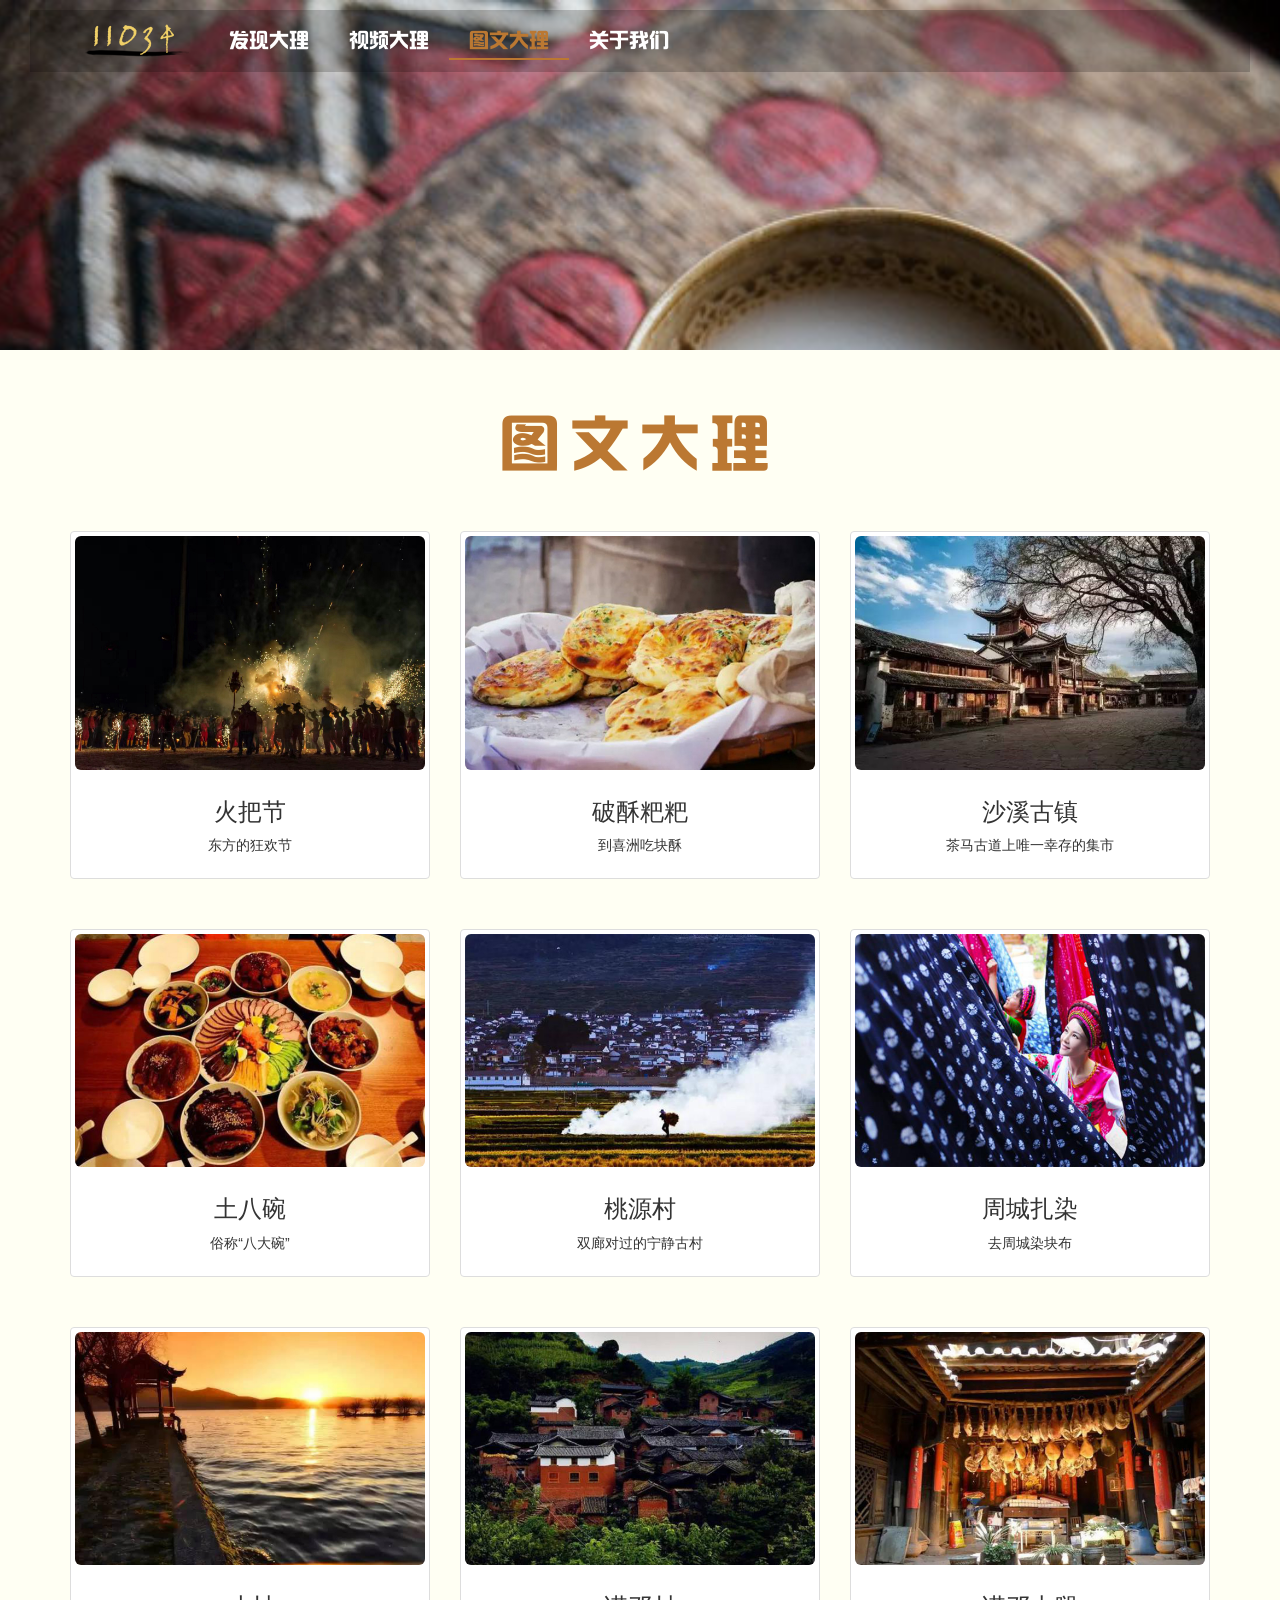
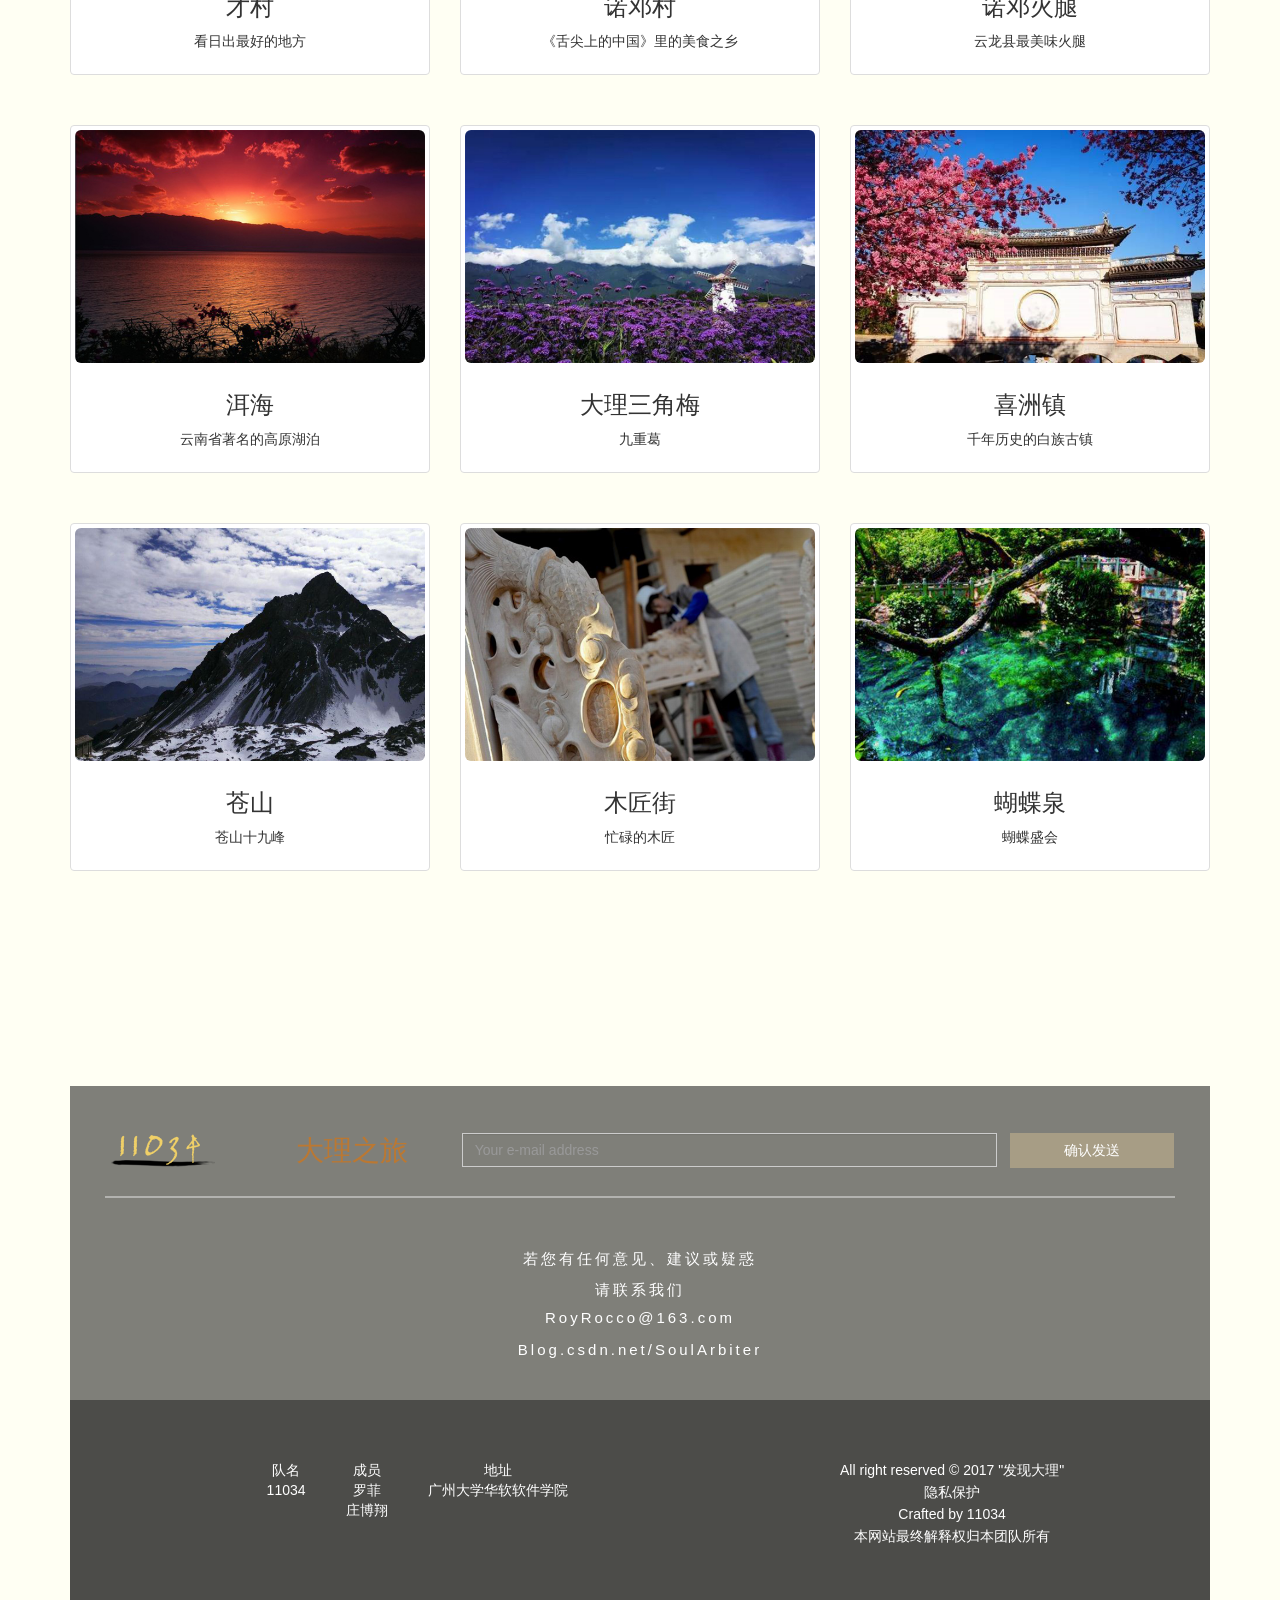
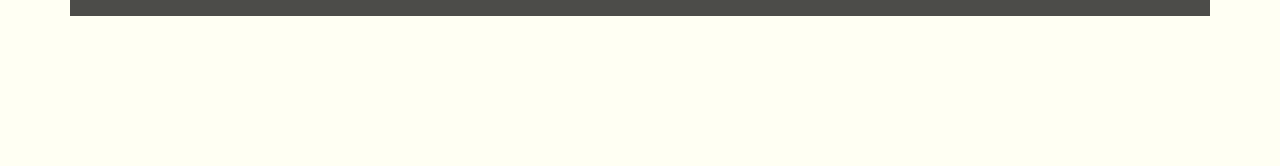
<file: picture.html>
<!DOCTYPE html>
<html>

	<head>
		<meta charset="UTF-8">
		<meta name="viewport" content="width=device-width, initial-scale=1.0,user-scalable=0">
		<link rel="stylesheet" href="css/bootstrap.min.css" />
		<link rel="stylesheet" href="css/index.css" />
        <link rel="stylesheet" type="text/css" href="css/picture.css"/>
		<title>图文大理</title>

	</head>
	
	<body>
		<!--头部导航栏开始  共用样式-->
		<header class="header_bar">
			<div class="header">		
			    <div class="top_navs">
			    	<nav class="nav navbar-fixed-top plr20_pa" role="navgation">
						<div class="navbar-header">
				        	<div class="logo ">
				        		<img src="img/logo.png"/>
				        	</div>
				            <button class="navbar-toggle" data-toggle="collapse" data-target=".navbar-collapse">
				                <span class="icon-bar"></span>
				                <span class="icon-bar"></span>
				                <span class="icon-bar"></span>
				            </button>
			        	</div>
						
			        	<div class="collapse navbar-collapse">
				            <ul class="navbar-nav nav">
				                <li ><a class="navigation-link" href="index.html" target="_self">发现大理</a></li>
				                <li><a class="navigation-link" href="video.html" target="_self">视频大理</a></li>
				                <li><a class="nonestyle" href="###" target="_self">图文大理</a></li>
				                <li><a class="navigation-link" href="###" id="about_us_btn" target="_self">关于我们</a></li>
				            </ul>
				        </div>
					</nav>
			    </div>
			</div>
		</header>
		<!--头部导航栏结束  共用样式-->
		
		<div style:"clear:both;"></div>
		
		<!--顶部图片展示开始  样式共用-->
		<section>	
			<div class="fixed_bg bg_3_top fixed_bg_top">
				<!--<img src="img/green_season.jpeg"  alt="" style="width:100%; background-position: bottom center; background-repeat:no-repeat; background-size:cover; min-height:100%;"/>-->
    			<p style="padding-top:35rem;"><a href="main.php"></a></p>
    		</div>
		</section>
		<!--顶部图片展示结束  样式共用-->

		<!--正文内容-->
		<section id="site" class="main_content">
			<div class="container main_content_title">
				<h1 class="content_title title-font">图文大理</h1>
			</div>
			
			<!--九宫格布局开始-->
			<div class="container mian_content_article" >
				<div class="row" id="sidebar">
					<div class="col-md-4 col-sm-6 margin_top">
						<div class="box">
							<a href="#" class="thumbnail">
								<img src="img/1.jpg" class="img-rounded">
								<div class="caption">
									<h3>火把节</h3>
                                    <p>东方的狂欢节</p>
								</div>	
							</a>
							<div class="box-content">
								<h3 class="title">火把节</h3>
								<span class="post">火把节这一天，村村寨寨都会打牛宰羊杀猪，以酒肉迎接火神，祭祖，妇女还要赶制荞馍、糌粑面，在外的人都要回家吃团圆饭，一起围着火塘喝自酿的酒，吃坨坨肉，共同分享欢乐和幸福。</span>
								<ul class="icon">
		                            <li><a href="###" style="text-decoration: none; font-size: ">更多</a></li>
		                        </ul>
							</div>						
						</div>
					</div>
					<div class="col-md-4 col-sm-6 margin_top">
						<div class="box">
							<a href="#" class="thumbnail">
								<img src="img/2.jpg" class="img-rounded">
								<div class="caption">
									<h3>破酥粑粑</h3>
                                    <p>到喜洲吃块酥</p>
								</div>	
							</a>
							<div class="box-content">
								<h3 class="title">喜洲粑粑</h3>
								<span class="post">喜洲粑粑（又名破酥），是一种色、香、味均佳的麦面烤饼，是大理城乡的一种风味小吃，以喜洲白族传统粑粑最为有名。</span>
								<ul class="icon">
		                            <li><a href="###" style="text-decoration: none; font-size: ">更多</a></li>
		                        </ul>
							</div>						
						</div>
					</div>			
					<div class="col-md-4 col-sm-6 margin_top">
						<div class="box">
							<a href="#" class="thumbnail">
								<img src="img/3.jpg" class="img-rounded">
								<div class="caption">
									<h3>沙溪古镇</h3>
                                    <p>茶马古道上唯一幸存的集市</p>
								</div>	
							</a>
							<div class="box-content">
								<h3 class="title">沙溪古镇</h3>
								<span class="post">如果说束河是10年前的丽江古城的话，这里就是20年前的丽江，同样的小巷流水四方街，这里却更加古朴醇厚。</span>
								<ul class="icon">
		                            <li><a href="###" style="text-decoration: none; font-size: ">更多</a></li>
		                        </ul>
							</div>						
						</div>
					</div>
					
				
					<div class="col-md-4 col-sm-6 margin_top">
						<div class="box">
							<a href="#" class="thumbnail">
								<img src="img/4.jpg" class="img-rounded">
								<div class="caption">
									<h3>土八碗</h3>
                                    <p>俗称“八大碗”</p>
								</div>	
							</a>
							<div class="box-content">
								<h3 class="title">土八碗</h3>
								<span class="post">热情好客是剑川白族美德，每当远方贵客光临，常用丰盛的宴席土八碗招待</span>
								<ul class="icon">
		                            <li><a href="###" style="text-decoration: none; font-size: ">更多</a></li>
		                        </ul>
							</div>						
						</div>
					</div>
					<div class="col-md-4 col-sm-6 margin_top">
						<div class="box">
							<a href="#" class="thumbnail">
								<img src="img/5.jpg" class="img-rounded">
								<div class="caption">
									<h3>桃源村</h3>
                                    <p>双廊对过的宁静古村</p>
								</div>	
							</a>
							<div class="box-content">
								<h3 class="title">桃源村</h3>
								<span class="post">依洱海而建的小村落，当地白族的居民过着日出而作，日落而息的安静生活。坐在客栈的院子里，对面就是无边洱海景色，是个修身养性的好地方。</span>
								<ul class="icon">
		                            <li><a href="###" style="text-decoration: none; font-size: ">更多</a></li>
		                        </ul>
							</div>						
						</div>
					</div>			
					<div class="col-md-4 col-sm-6 margin_top">
						<div class="box">
							<a href="#" class="thumbnail">
								<img src="img/6.jpg" class="img-rounded">
								<div class="caption">
									<h3>周城扎染</h3>
                                    <p>去周城染块布</p>
								</div>	
							</a>
							<div class="box-content">
								<h3 class="title">周城扎染</h3>
								<span class="post">传统的方法是用针把图案扎在塑料布上面，再用加了蓝颜色的酒精在上面涂抹，当蓝色顺着针孔渗到白布上时，图案就落在上面了。</span>
								<ul class="icon">
		                            <li><a href="###" style="text-decoration: none; font-size: ">更多</a></li>
		                        </ul>
							</div>						
						</div>
					</div>
					
								
					<div class="col-md-4 col-sm-6 margin_top">
						<div class="box">
							<a href="#" class="thumbnail">
								<img src="img/7.jpg" class="img-rounded">
								<div class="caption">
									<h3>才村</h3>
                                    <p>看日出最好的地方</p>
								</div>	
							</a>
							<div class="box-content">
								<h3 class="title">才村</h3>
								<span class="post">大理出名的“花海”，离洱海和大理古城都很近，风景美如世外桃源。才村的码头是个拍日出的好地方，环洱海骑行记得不要错过这一站。</span>
								<ul class="icon">
		                            <li><a href="###" style="text-decoration: none; font-size: ">更多</a></li>
		                        </ul>
							</div>						
						</div>
					</div>
					<div class="col-md-4 col-sm-6 margin_top">
						<div class="box">
							<a href="#" class="thumbnail">
								<img src="img/8.jpg" class="img-rounded">
								<div class="caption">
									<h3>诺邓村</h3>
                                    <p>《舌尖上的中国》里的美食之乡</p>
								</div>	
							</a>
							<div class="box-content">
								<h3 class="title">诺邓村</h3>
								<span class="post">诺邓村位于云南大理白族自治州云龙县城以北的深山里，是一个有着上千年历史的白族村寨。诺邓村至今家家户户都养马，从这些马匹身上，依稀可见从前马帮的影子。</span>
								<ul class="icon">
		                            <li><a href="###" style="text-decoration: none; font-size: ">更多</a></li>
		                        </ul>
							</div>						
						</div>
					</div>			
					<div class="col-md-4 col-sm-6 margin_top">
						<div class="box">
							<a href="#" class="thumbnail">
								<img src="img/9.jpg" class="img-rounded">
								<div class="caption">
									<h3>诺邓火腿</h3>
                                    <p>云龙县最美味火腿</p>
								</div>	
							</a>
							<div class="box-content">
								<h3 class="title">诺邓火腿</h3>
								<span class="post">有着千年历史的诺邓天然盐井，造就了诺邓火腿所独具的美味。云龙县心灵手巧的白族妇女胶制的诺邓火腿是云南除宣威火腿、鹤庆圆腿之外的三大名腿之一。</span>
								<ul class="icon">
		                            <li><a href="###" style="text-decoration: none; font-size: ">更多</a></li>
		                        </ul>
							</div>						
						</div>
					</div>
				
				
					<div class="col-md-4 col-sm-6 margin_top">
						<div class="box">
							<a href="#" class="thumbnail">
								<img src="img/10.jpg" class="img-rounded">
								<div class="caption">
									<h3>洱海</h3>
                                    <p>云南省著名的高原湖泊</p>
								</div>	
							</a>
							<div class="box-content">
								<h3 class="title">洱海</h3>
								<span class="post">自古以来一直被称作“群山间的无瑕美玉”，是大理“风花雪月”四景之一“洱海月”之所在。</span>
								<ul class="icon">
		                            <li><a href="###" style="text-decoration: none; font-size: ">更多</a></li>
		                        </ul>
							</div>						
						</div>
					</div>
					<div class="col-md-4 col-sm-6 margin_top">
						<div class="box">
							<a href="#" class="thumbnail">
								<img src="img/11.jpg" class="img-rounded">
								<div class="caption">
									<h3>大理三角梅</h3>
                                    <p>九重葛</p>
								</div>	
							</a>
							<div class="box-content">
								<h3 class="title">大理三角梅</h3>
								<span class="post">只要有－撮泥土，一丝温度，一缕阳光，一滴雨水，便能屈能伸，坚强地生长，飞速地漫延，勇敢地面对自然。</span>
								<ul class="icon">
		                            <li><a href="###" style="text-decoration: none; font-size: ">更多</a></li>
		                        </ul>
							</div>						
						</div>
					</div>			
					<div class="col-md-4 col-sm-6 margin_top">
						<div class="box">
							<a href="#" class="thumbnail">
								<img src="img/12.jpg" class="img-rounded">
								<div class="caption">
									<h3>喜洲镇</h3>
                                    <p>千年历史的白族古镇</p>
								</div>	
							</a>
							<div class="box-content">
								<h3 class="title">喜洲镇</h3>
								<span class="post">洱海边一个有着上千年历史的原生态古镇。这里保存着最多、最好的白族民居建筑群。游客不多，依然保留了那份质朴，一派自然的生活气息。</span>
								<ul class="icon">
		                            <li><a href="###" style="text-decoration: none; font-size: ">更多</a></li>
		                        </ul>
							</div>						
						</div>
					</div>
					
					
					<div class="col-md-4 col-sm-6 margin_top">
						<div class="box">
							<a href="#" class="thumbnail">
								<img src="img/13.jpg" class="img-rounded">
								<div class="caption">
									<h3>苍山</h3>
                                    <p>苍山十九峰</p>
								</div>	
							</a>
							<div class="box-content">
								<h3 class="title">苍山</h3>
								<span class="post">站于山间，下关、古城、洱海之景尽收眼底。虽无夫子登泰山而小天下之感，却有着逝者如斯之悟。苍山之中有百岁之树，世间却难寻百岁之人。</span>
								<ul class="icon">
		                            <li><a href="###" style="text-decoration: none; font-size: ">更多</a></li>
		                        </ul>
							</div>						
						</div>
					</div>
					<div class="col-md-4 col-sm-6 margin_top">
						<div class="box">
							<a href="#" class="thumbnail">
								<img src="img/14.jpg" class="img-rounded">
								<div class="caption">
									<h3>木匠街</h3>
                                    <p>忙碌的木匠</p>
								</div>	
							</a>
							<div class="box-content">
								<h3 class="title">木匠街</h3>
								<span class="post">文献路上有许多从四川来的木匠，他们以家庭为单位开小作坊，雕了花的木门敞开着，木匠们总在忙着做桌椅板凳。</span>
								<ul class="icon">
		                            <li><a href="###" style="text-decoration: none; font-size: ">更多</a></li>
		                        </ul>
							</div>						
						</div>
					</div>			
					<div class="col-md-4 col-sm-6 margin_top">
						<div class="box">
							<a href="www.baidu.com" class="thumbnail chufa ">
								<img src="img/15.jpg" class="img-rounded">
								<div class="caption">
									<h3>蝴蝶泉</h3>
                                    <p>蝴蝶盛会</p>
								</div>	
							</a>
							<div class="box-content">
								<h3 class="title">蝴蝶泉</h3>
								<span class="post">蝴蝶泉的水是从岩缝沙层中浸透出来的，水质特别清冽，一出地表便汇聚成潭。据当地父老传言：蝴蝶泉边，原有一蓬枝叶茂密，开白花，发清香的茨蓬，花枝缠在横斜泉面的树干上，蝴蝶沿着这些下垂的花枝连成串。</span>
								<ul class="icon">
		                            <li><a href="###" style="text-decoration: none; font-size: ">更多</a></li>
		                        </ul>
							</div>	
						</div>	
						
										
					</div>
					
					
					
					
				</div>	
			
				
			</div>					
			
		</section>
	
	
		<!--页脚部分开始 共用样式-->
		<footer  id="about_us">
			<div class="fixed_bg bg_3_bottm footer_padding">
    			<!--<p style="padding-top:20%;"><a href="main.php"></a></p>-->
				<div class="footnote container">
					<div class="footnote_title">
						<div class="row footnote_title_content">
							<div class="col-md-2 col-logo">
								<div class="footnote_title_logo">
									<div class="logo ">
										<img src="img/logo.png"/>
									</div>
								</div>
							</div>
							<div class="col-md-2 col-title">
								<span>大</span><span>理</span><span>之</span><span>旅</span>
							</div>
							<div class="col-md-8">
								<form id="subForm" class="letter" method="post" action="">
									<input type="text" class="form-control" placeholder="Your e-mail address" >
									<span class="letter_btn">
										<button class="letter_query">确认发送</button>
									</span>
								</form>
								
							</div>
						</div>
					</div>
					<div class="footnote_email">
						<p>若您有任何意见、建议或疑惑</p>
						<p class="footnote_email_p2">请联系我们</p>
						<p>RoyRocco@163.com</p>
						<p>Blog.csdn.net/SoulArbiter</p>
					</div>
					<div class="footnote_about">
						<div class="row">
							<div class="col-md-7 footnote_about_col7">
								<div class="footnote_about_center_l">
									<span>
										<p>队名</p>
										<p>11034</p>
									</span>
									<span>
										<p>成员</p>
										<p>罗菲</p>
										<p>庄博翔</p>
									</span>
									<span>
										<p>地址</p>
										<p>广州大学华软软件学院</p>
									</span>
								</div>
								
							</div>
							<div class="col-md-5">
								<div class="footnote_about_center_r">
									<p>All right reserved © 2017 "发现大理"</p><p>隐私保护</p><p>Crafted by 11034</p><p>本网站最终解释权归本团队所有</p>
									
								</div>
							</div>
						</div>
					</div>
			</div>
    	</div>
	</footer>
		<!--页脚部分结束 共用样式-->
	
	
		<!--点击触发改层可见-->
		<div id="mask">
		
			<div id="mask_content_1_1">
				<div class="overhid">
					<div class="div1">
						<div class="content_article_top">
							<div class="row">
								<div class="col-md-8">
									<div class="content_article_top_pic">
										<img src="img/1.jpg" class="img-responsive" alt="Responsive image">
									</div>
								</div>
								<div class="col-md-4 overhid_ml">
									<div class="content_article_top_txt">
										<h3 class="content_article_top_txt_title">火把节</h3>
										<div class="content_article_top_txt_content">
											<p>每年夏历六月二十五日，是白族人民盛大的“火把节”。这个节日是白族人民秋收前夕预祝丰收的节日。这天晚上，家家门口都要竖小型火把一个，每村村口要竖公立大火把一个或几个，火把高达、五丈。上面插红、绿彩旗，写着“五谷丰收”、“人畜平安”等吉利大字。火把点燃后，村村寨寨一片光亮，犹如白天一般。然后各村寨的群众，手持小型火把，绕田间穿行一周，烧灭害虫，以求庄稼丰收。</p>
										</div>
									</div>
								</div>
							</div>
						</div>
					</div>
				</div>
			</div>
			<div id="mask_content_1_2">
				<div class="overhid">
					<div class="div1">
						<div class="content_article_top">
							<div class="row">
								<div class="col-md-8">
									<div class="content_article_top_pic">
										<img src="img/2.jpg" class="img-responsive" alt="Responsive image">
									</div>
								</div>
								<div class="col-md-4 overhid_ml">
									<div class="content_article_top_txt">
										<h3 class="content_article_top_txt_title">破酥粑粑</h3>
										<div class="content_article_top_txt_content">
											<p>大理喜洲粑粑是一种麦面烤饼，以喜洲白族传统粑粑最为有名。小麦粉是喜洲粑粑的主要原料，发面相当讲究，要加适量上碱，揉透，再用精油分层，撒上葱花、花椒、食盐为咸味；加火腿、肉丁、油渣、红糖包心为甜味。做成圆形小饼后，一次6个，咸甜各半，整齐地摆在一块圆形砧板上，再用油刷在饼子朝上的一面刷上一层香油，然后放入油锅中烘烤。 大约十分钟后，一锅黄灿灿、香喷喷、又酥又脆的“破酥”出锅了。</p>
										</div>
									</div>
								</div>
							</div>
						</div>
					</div>
				</div>
			</div>
			<div id="mask_content_1_3">
				<div class="overhid">
					<div class="div1">
						<div class="content_article_top">
							<div class="row">
								<div class="col-md-8">
									<div class="content_article_top_pic">
										<img src="img/3.jpg" class="img-responsive" alt="Responsive image">
									</div>
								</div>
								<div class="col-md-4 overhid_ml">
									<div class="content_article_top_txt">
										<h3 class="content_article_top_txt_title">沙溪古镇</h3>
										<div class="content_article_top_txt_content">
											<p>鳌峰山古墓葬群、沙溪东面华丛山铜矿遗址无声地告诉我们，公元前400多年，沙溪就形成了以黑潓江为中心的青铜冶炼制作基地，沙溪先人在那时就拥有了较高的青铜冶炼技术，成为云南青铜文化的发源地之一。沙溪白族是“歌舞的民族”，一句在马帮里流传的“惠水美，沙溪妹子更美“就道出了马帮心中的沙溪。漫步古街红砂石板，看一看四方街铺面和马店，走一走黑潓江上玉津桥，听一听沙溪洞经古乐，体会古老民族的古音乐的韵味。</p>		
										</div>
									</div>
								</div>
							</div>
						</div>
					</div>
				</div>
			</div>
			
			<div id="mask_content_2_1">
				<div class="overhid">
					<div class="div1">
						<div class="content_article_top">
							<div class="row">
								<div class="col-md-8">
									<div class="content_article_top_pic">
										<img src="img/4.jpg" class="img-responsive" alt="Responsive image">
									</div>
								</div>
								<div class="col-md-4 overhid_ml">
									<div class="content_article_top_txt">
										<h3 class="content_article_top_txt_title">土八碗</h3>
										<div class="content_article_top_txt_content">
											<p>土八碗由八道热菜组成：添加红粬米的红肉炖；挂蛋糊油炸的酥肉；加酱油、蜂蜜扣蒸的五花三线肉千张；配加红薯或土豆的粉蒸肉；猪头、猪肝、猪肉卤制的干香；加盖肉茸、蛋屑的白扁豆；木耳、豆腐、下水、蛋丝、菜梗氽制的杂碎；配加炸猪条的竹笋。白族红白喜事宴客中的八大碗是白族传统饮食文化的集中表现。宴桌是八仙桌（正方形的大理石雕花桌），一般8个人为一桌，菜肴上8个，俗称“八大碗”。</p>
										</div>
									</div>
								</div>
							</div>
						</div>
					</div>
				</div>
			</div>
			<div id="mask_content_2_2">
				<div class="overhid">
					<div class="div1">
						<div class="content_article_top">
							<div class="row">
								<div class="col-md-8">
									<div class="content_article_top_pic">
										<img src="img/5.jpg" class="img-responsive" alt="Responsive image">
									</div>
								</div>
								<div class="col-md-4 overhid_ml">
									<div class="content_article_top_txt">
										<h3 class="content_article_top_txt_title">桃源村</h3>
										<div class="content_article_top_txt_content">
											<p>桃源村是一个白族村落，村里的房屋建筑风格都是白族传统的三坊一照壁。桃源村地处梵净山麓，这里群山巍峨、林草丰茂，枝藤缀蔓，树影斑驳，郁郁葱葱秀丽多姿。蜿蜒的河流汩汩而流，清澈透亮，飞瀑似帘，阳刚而又温柔。房屋古朴，民风淳厚，实是人间之仙境。朦胧的远山，像笼罩着一层轻纱，影影绰绰，在飘渺的云烟中忽远忽近，若即若离。</p>
										</div>
									</div>
								</div>
							</div>
						</div>
					</div>
				</div>
			</div>
			<div id="mask_content_2_3">
				<div class="overhid">
					<div class="div1">
						<div class="content_article_top">
							<div class="row">
								<div class="col-md-8">
									<div class="content_article_top_pic">
										<img src="img/6.jpg" class="img-responsive" alt="Responsive image">
									</div>
								</div>
								<div class="col-md-4 overhid_ml">
									<div class="content_article_top_txt">
										<h3 class="content_article_top_txt_title">周城扎染</h3>
										<div class="content_article_top_txt_content">
											<p>周城被誉为“白族扎染之乡”，扎染是周城白族人民明末清初以来的民间传统工艺，扎染工艺品集文化、艺术为一体。扎染布由手工针缝线扎，反复冷染浸制而成，显色青里带翠，凝重素雅，精工制作，图案清新，色彩绚丽，远销海内外。用扎染布制作的工艺品既充满浓浓的民族风味，也很具现代韵味。扎染又称绞缬染，俗称扎花布，是将白布按绘制好的图案用线缝扎起来，染以天然的植物染料，经漂洗拆线后即呈图案，美丽古朴。</p>
										</div>
									</div>
								</div>
							</div>
						</div>
					</div>
				</div>
			</div>
			
			
			<div id="mask_content_3_1">
				<div class="overhid">
					<div class="div1">
						<div class="content_article_top">
							<div class="row">
								<div class="col-md-8">
									<div class="content_article_top_pic">
										<img src="img/7.jpg" class="img-responsive" alt="Responsive image">
									</div>
								</div>
								<div class="col-md-4 overhid_ml">
									<div class="content_article_top_txt">
										<h3 class="content_article_top_txt_title">才村</h3>
										<div class="content_article_top_txt_content">
											<p>才村地处云南省大理市大理镇的大理古城东边，位于洱海西岸，是环洱海白族村落里最大的旅游风景区，也是接待游客最多的天然原始村落。村子里现在保存完好的财神庙、本主庙、魁星阁、宗姓祠堂十几处。每逢节日，村里人依然保持着白族传统习俗，舞龙、祭祀等，都更具有原汁原味。在离大理古城最近的白族村落——才村里，散落着几十个不同主题的客栈与民宿，你可以静静的享受蓝天白云，晒着太阳织织微博微信，让好友羡煞好不乐乎。</p>
										</div>
									</div>
								</div>
							</div>
						</div>
					</div>
				</div>
			</div>
			<div id="mask_content_3_2">
				<div class="overhid">
					<div class="div1">
						<div class="content_article_top">
							<div class="row">
								<div class="col-md-8">
									<div class="content_article_top_pic">
										<img src="img/8.jpg" class="img-responsive" alt="Responsive image">
									</div>
								</div>
								<div class="col-md-4 overhid_ml">
									<div class="content_article_top_txt">
										<h3 class="content_article_top_txt_title">诺邓村</h3>
										<div class="content_article_top_txt_content">
											<p>“诺邓”是云南一千多年未变的最古老的村名，是白族最早的经济重镇。千年白族诺邓村：“诺邓”在白族语中意为“有老虎的山坡”。诺邓也称“诺邓井”，“井”就是盐井。除了盐，诺邓亦“盛产”进士、秀才。尽管云龙地处偏僻，交通不便，但明、清两朝还是文风蔚然、人才辈出。诺邓村中“进士”的，在云龙为最多，举人、贡生和秀才则不胜枚举。清代康乾年间，诺邓村举人黄桂是声噪一时的文化名人，被誉为“滇中儒杰”。</p>
										</div>
									</div>
								</div>
							</div>
						</div>
					</div>
				</div>
			</div>
			<div id="mask_content_3_3">
				<div class="overhid">
					<div class="div1">
						<div class="content_article_top">
							<div class="row">
								<div class="col-md-8">
									<div class="content_article_top_pic">
										<img src="img/9.jpg" class="img-responsive" alt="Responsive image">
									</div>
								</div>
								<div class="col-md-4 overhid_ml">
									<div class="content_article_top_txt">
										<h3 class="content_article_top_txt_title">诺邓火腿</h3>
										<div class="content_article_top_txt_content">
											<p>白族诺邓火腿的配料独特，切口肉色嫩红，具有浓郁的乡土风味和白族同胞腌腊制品的风格。每年隆冬腊月之际，白族同胞纷纷宰杀肥猪，制作火腿，称之为“正冬腿”。 诺邓出产的食盐极佳，它是采用传统的工艺加工精制的并用铁锅熬成大块状，当地人称为“锅底盐”，用它腌制肉食格外馨香!还有一个主要原因是那里的雨量适中，气候温和，霜期较为短，养猪多以玉米、大豆及绿叶植物为饲料，为腌制优良的猪膘肉创造了最佳条件。</p>
										</div>
									</div>
								</div>
							</div>
						</div>
					</div>
				</div>
			</div>
			
			
			<div id="mask_content_4_1">
				<div class="overhid">
					<div class="div1">
						<div class="content_article_top">
							<div class="row">
								<div class="col-md-8">
									<div class="content_article_top_pic">
										<img src="img/10.jpg" class="img-responsive" alt="Responsive image">
									</div>
								</div>
								<div class="col-md-4 overhid_ml">
									<div class="content_article_top_txt">
										<h3 class="content_article_top_txt_title">洱海</h3>
										<div class="content_article_top_txt_content">
											<p>洱海是大理“风花雪月”四景之一“洱海月”之所在。据说因形状像一个耳朵而取名为“洱海”。洱海水质优良，水产资源丰富，同时也是一个有着迤逦风光的风景区。洱海，虽然称之为海，但其实是一个湖泊，据说是因为云南深居内陆，白族人民为表示对海的向往，所以称之为洱海。从空中俯瞰，湖水清澈见底的洱海就如一轮新月，静卧在苍山和大理坝子之间。大理因为洱海的水而变得有灵气，骑行环湖一周之后，你会彻底被她迷疯。</p>
										</div>
									</div>
								</div>
							</div>
						</div>
					</div>
				</div>
			</div>
			<div id="mask_content_4_2">
				<div class="overhid">
					<div class="div1">
						<div class="content_article_top">
							<div class="row">
								<div class="col-md-8">
									<div class="content_article_top_pic">
										<img src="img/11.jpg" class="img-responsive" alt="Responsive image">
									</div>
								</div>
								<div class="col-md-4 overhid_ml">
									<div class="content_article_top_txt">
										<h3 class="content_article_top_txt_title">大理三角梅</h3>
										<div class="content_article_top_txt_content">
											<p>三角梅原产地在巴西，地球人按其生长形状和叶色花态，分别给她取了众多动听名字：九重葛、三叶梅、毛宝巾、胁杜鹃、三角花、叶子梅、纸花、紫茉莉等，有人比喻为“没有真爱是一种悲伤”。属热带雨林常绿攀援状灌木，被赞比亚列为国花，国内外有近十多个城市把三角梅命名为市花。花生在叶芽顶尖，花略小而轻，花瓣三片薄细，呈三角形，一花三蕊下红顶黄，常三五朵簇生在叶的苞片内，同苞生花同开争艳。</p>
										</div>
									</div>
								</div>
							</div>
						</div>
					</div>
				</div>
			</div>
			<div id="mask_content_4_3">
				<div class="overhid">
					<div class="div1">
						<div class="content_article_top">
							<div class="row">
								<div class="col-md-8">
									<div class="content_article_top_pic">
										<img src="img/12.jpg" class="img-responsive" alt="Responsive image">
									</div>
								</div>
								<div class="col-md-4 overhid_ml">
									<div class="content_article_top_txt">
										<h3 class="content_article_top_txt_title">喜洲镇</h3>
										<div class="content_article_top_txt_content">
											<p>喜洲镇位于大理市北部，西倚苍山，东临洱海，隋唐时期称“大厘城”，是南诏时期“十睑之一”，是电影“五朵金花”的故乡，云南省著名的历史文化名镇和重点侨乡之一。喜洲是大理文化的发祥地之一，早在六诏与河蛮并存时就已是白族聚居之地，原为大理河蛮的城邑，隋史万岁曾驻兵于此，因而称“史城”或“史赕”，唐代南诏的故都亦曾建于此，时称大厘城，当时已时“邑居人户尤众”,是南诏时期“十睑之一”。</p>
										</div>
									</div>
								</div>
							</div>
						</div>
					</div>
				</div>
			</div>
			
			
			<div id="mask_content_5_1">
				<div class="overhid">
					<div class="div1">
						<div class="content_article_top">
							<div class="row">
								<div class="col-md-8">
									<div class="content_article_top_pic">
										<img src="img/13.jpg" class="img-responsive" alt="Responsive image">
									</div>
								</div>
								<div class="col-md-4 overhid_ml">
									<div class="content_article_top_txt">
										<h3 class="content_article_top_txt_title">苍山</h3>
										<div class="content_article_top_txt_content">
											<p>经夏不消的苍山雪，是素负盛名的大理“风花雪月”四景之一，也是苍山景观中的一绝。寒冬时节，百里点苍，白雪皑皑，阳春三月，雪线以上仍堆银垒玉。苍山云景变幻万千，其中最有名的是“望夫云”和“玉带云”。望夫云每年冬春季节常出现于玉局峰顶，这云出现后洱海随即狂风大作掀起阵阵惊涛骇浪，渔船不能出海，因此望夫云又被称为“无渡云”。玉带云不仅妩媚动人，而且按白族农谚所说，她还是丰收的预兆：“苍山系玉带，饿狗吃白米”。</p>
										</div>
									</div>
								</div>
							</div>
						</div>
					</div>
				</div>
			</div>
			<div id="mask_content_5_2">
				<div class="overhid">
					<div class="div1">
						<div class="content_article_top">
							<div class="row">
								<div class="col-md-8">
									<div class="content_article_top_pic">
										<img src="img/14.jpg" class="img-responsive" alt="Responsive image">
									</div>
								</div>
								<div class="col-md-4 overhid_ml">
									<div class="content_article_top_txt">
										<h3 class="content_article_top_txt_title">木匠街</h3>
										<div class="content_article_top_txt_content">
											<p>和一个姓汪的木匠成了好朋友后，我常画图纸给他，向他订制一些特别的东西。他的口头禅是：“只要你能画出来，我就能做出来”。朋友画了一个香盒，灵感来自印度。汪木匠不仅做出来，还发展了它的形式和功能。香盒长一尺左右，分上下两层，当盒盖盖起来，缭绕的香就会从镂空的花纹里散出来。我问四川木匠为什么携家带口跑老远到大理做活路，他竟说：“气候好，嗯，我不也是每天都晒着大理的太阳发呆吗？”</p>
										</div>
									</div>
								</div>
							</div>
						</div>
					</div>
				</div>
			</div>
			<div id="mask_content_5_3">
				<div class="overhid">
					<div class="div1">
						<div class="content_article_top">
							<div class="row">
								<div class="col-md-8">
									<div class="content_article_top_pic">
										<img src="img/15.jpg" class="img-responsive" alt="Responsive image">
									</div>
								</div>
								<div class="col-md-4 overhid_ml">
									<div class="content_article_top_txt">
										<h3 class="content_article_top_txt_title">蝴蝶泉</h3>
										<div class="content_article_top_txt_content">
											<p>蝴蝶泉位于苍山第一峰云弄峰神摩山下,它像一颗透明的宝石，镶嵌在绿荫之中，以它特有的奇观，吸引着远近游客。徐霞客闻之已久的蝴蝶泉，概括起来有“三绝”：泉、蝶、树。古有云：泉上大树，当四月初，即发花如蛱蝶，须翅栩然，与生蝶无异。又有真蝶千万，连须钩足，自树巅倒悬而下，及于泉面，缤纷络绎，五色焕然。游人俱从此月群而观之，过五月乃已。</p>
										</div>
									</div>
								</div>
							</div>
						</div>
					</div>
				</div>
			</div>
			
		</div>
		
		
		<!--返回顶部组件-->
		<div class="scrollSite">
			<a href="javascript:void(0)" class="scrollSite_btn"></a>
		</div>
		<!--返回顶部组件-->
	</body>
	
	<script type="text/javascript" src="js/jquery-3.0.0.min.js" ></script>
	<script type="text/javascript" src="js/bootstrap.min.js" ></script>
	<script type="text/javascript" src="js/base.js"></script>	
	<script type="text/javascript" src="js/picture.js"></script>	
	
</html>
</file>
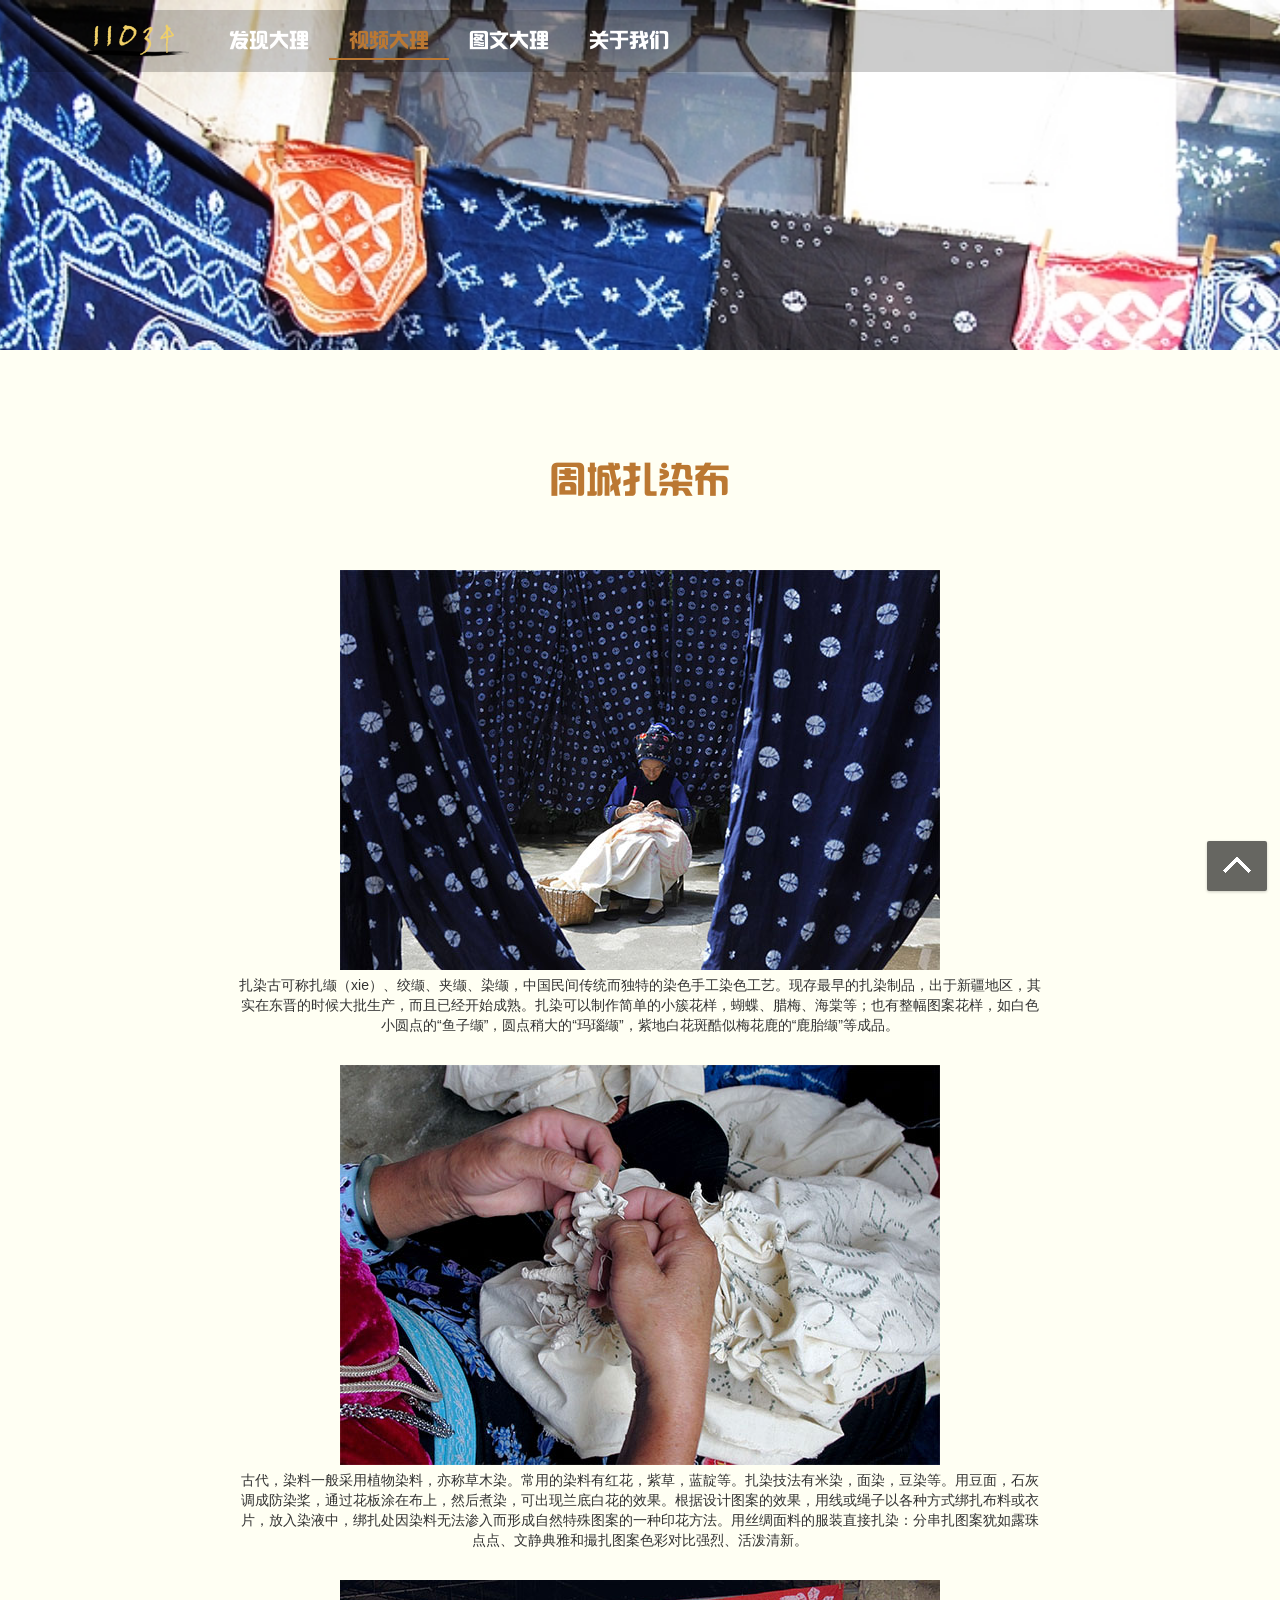
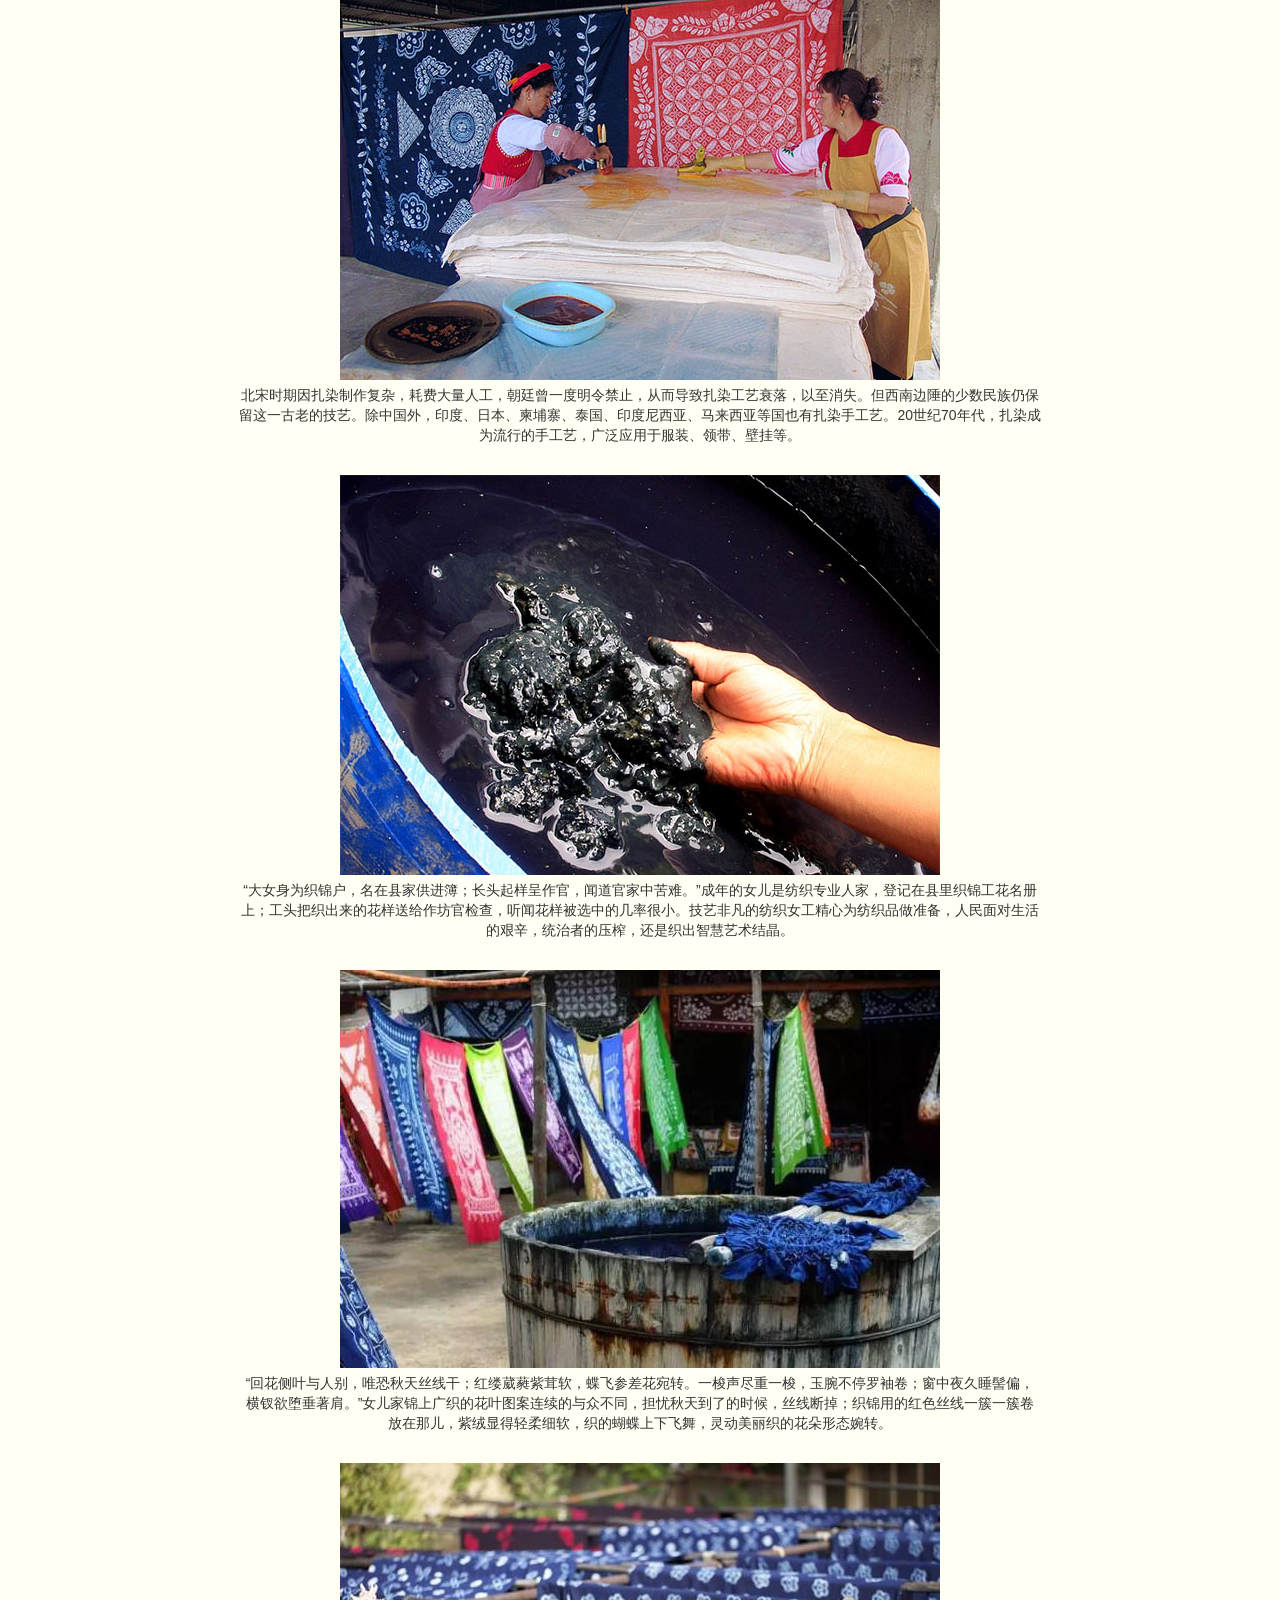
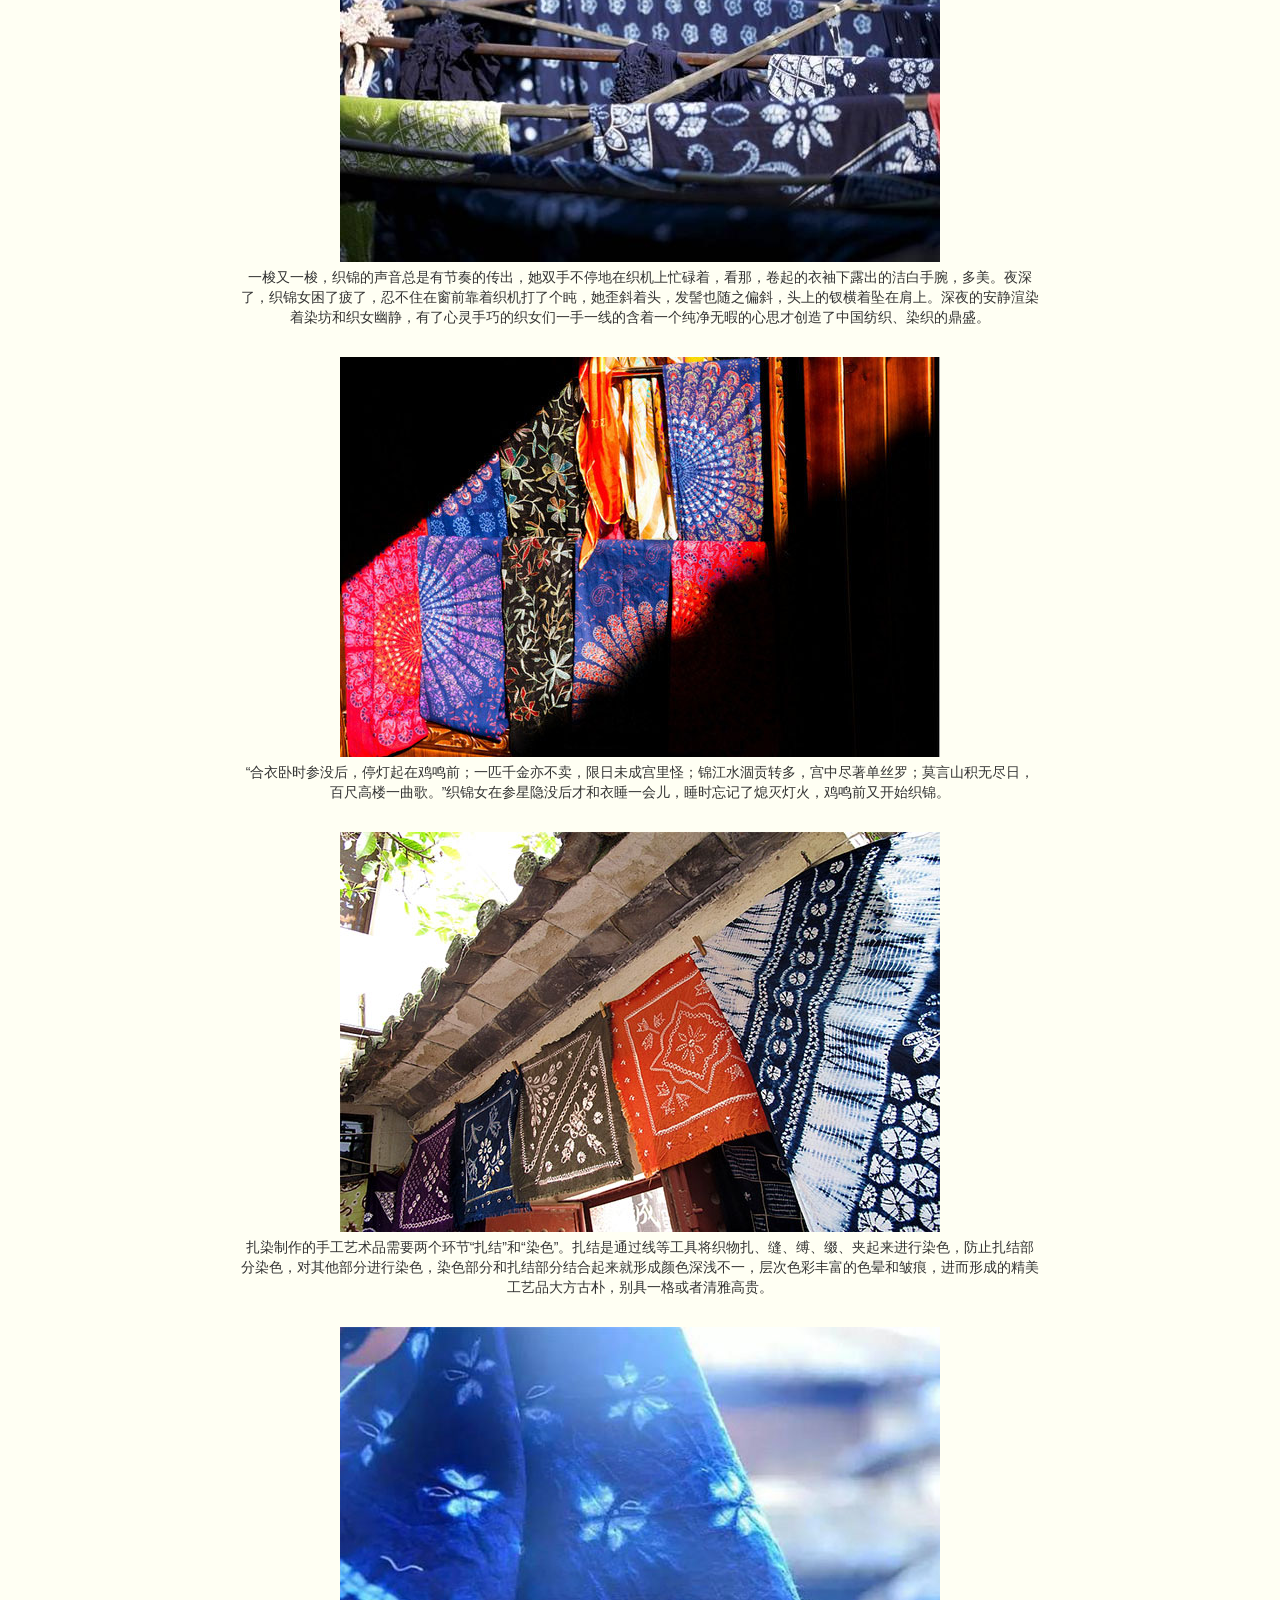
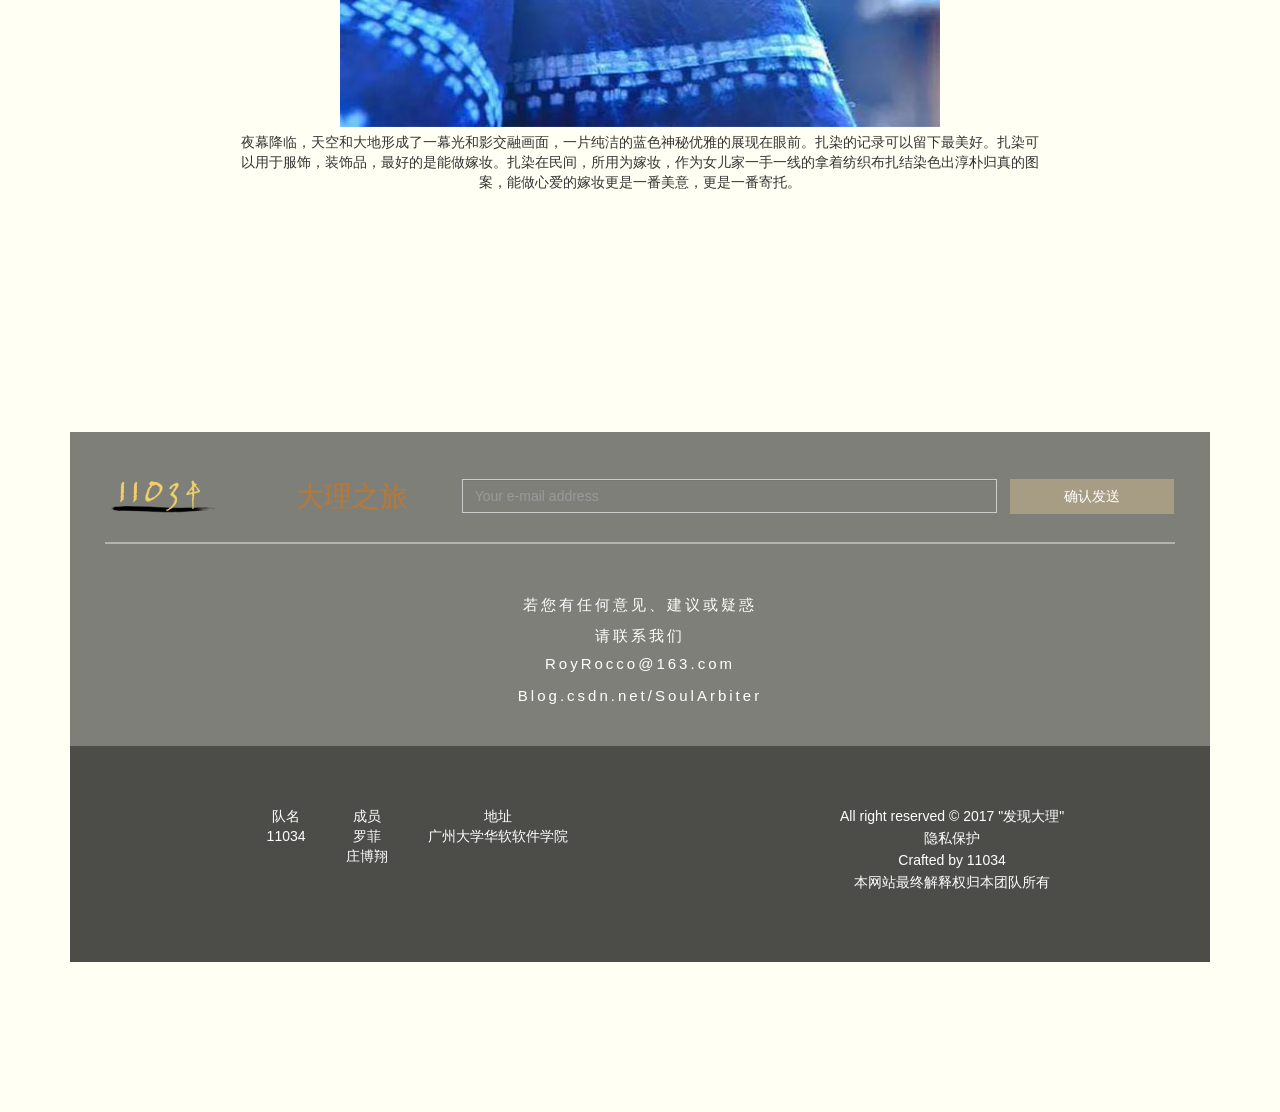
<file: zaran.html>
<!DOCTYPE html>
<html>
	<head>
		<meta charset="UTF-8">
		<title>周城扎染</title>
		<link rel="stylesheet" href="css/bootstrap.min.css" />
		<link rel="stylesheet" href="css/index.css" />
		<link rel="stylesheet" type="text/css" href="css/ndissertation.css"/>

		
	</head>
	
	
	<body>
		<!--头部导航栏-->
		<header class="header_bar">
			<div class="header">		
			    <div class="top_navs">
			    	<nav class="nav navbar-fixed-top plr20_pa" role="navgation">
						<div class="navbar-header">
				        	<div class="logo ">
				        		<img src="img/logo.png"/>
				        	</div>
				            <button class="navbar-toggle" data-toggle="collapse" data-target=".navbar-collapse">
				                <span class="icon-bar"></span>
				                <span class="icon-bar"></span>
				                <span class="icon-bar"></span>
				            </button>
			        	</div>
						
			        	<div class="collapse navbar-collapse">
				            <ul class="navbar-nav nav">
				                <li ><a class="navigation-link" href="index.html" target="_self">发现大理</a></li>
				                <li><a class="nonestyle" href="video.html">视频大理</a></li>
				                <li><a class="navigation-link" href="picture.html" target="_self">图文大理</a></li>
				                <li><a class="navigation-link" href="###" id="about_us_btn" target="_self">关于我们</a></li>
				            </ul>
				        </div>
					</nav>
			    </div>
			</div>
		</header>
		
		
		<!--顶部图片展示开始  样式共用-->
		<section>
			<div class="fixed_bg zaran_bg_3_top fixed_bg_top">
				<!--<img src="img/green_season.jpeg"  alt="" style="width:100%; background-position: bottom center; background-repeat:no-repeat; background-size:cover; min-height:100%;"/>-->
    			<p style="padding-top:35rem;"><a href="main.php"></a></p>
    		</div>
		</section>
		<!--顶部图片展示结束  样式共用-->
		
		
		<!--内容主题-->	
		<section>
			<div class="content container" style="text-align: center; margin: 30px auto; width: 65%;">
						<!--这是标题-->
						<div class="title title-font">
								<h1> 周城扎染布</h1>
						</div>

						<div class="content_article_top_pic">
							<div class="pic">
								<img src="img/46.jpg" class="img-responsive" alt="Responsive image" style="margin: 0 auto;">
							</div>
						</div>
						<p>扎染古可称扎缬（xie）、绞缬、夹缬、染缬，中国民间传统而独特的染色手工染色工艺。现存最早的扎染制品，出于新疆地区，其实在东晋的时候大批生产，而且已经开始成熟。扎染可以制作简单的小簇花样，蝴蝶、腊梅、海棠等；也有整幅图案花样，如白色小圆点的“鱼子缬”，圆点稍大的“玛瑙缬”，紫地白花斑酷似梅花鹿的“鹿胎缬”等成品。</p>
						<div class="content_article_top_pic">
							<div class="pic">
								<img src="img/41.jpg" class="img-responsive" alt="Responsive image" style="margin: 0 auto;">
							</div>
							
						</div>
						<p>古代，染料一般采用植物染料，亦称草木染。常用的染料有红花，紫草，蓝靛等。扎染技法有米染，面染，豆染等。用豆面，石灰调成防染桨，通过花板涂在布上，然后煮染，可出现兰底白花的效果。根据设计图案的效果，用线或绳子以各种方式绑扎布料或衣片，放入染液中，绑扎处因染料无法渗入而形成自然特殊图案的一种印花方法。用丝绸面料的服装直接扎染：分串扎图案犹如露珠点点、文静典雅和撮扎图案色彩对比强烈、活泼清新。</p>
						<div class="content_article_top_pic">
							<div class="pic">
								<img src="img/49.jpg" class="img-responsive" alt="Responsive image" style="margin: 0 auto;">
							</div>
							
						</div>						
						<p>北宋时期因扎染制作复杂，耗费大量人工，朝廷曾一度明令禁止，从而导致扎染工艺衰落，以至消失。但西南边陲的少数民族仍保留这一古老的技艺。除中国外，印度、日本、柬埔寨、泰国、印度尼西亚、马来西亚等国也有扎染手工艺。20世纪70年代，扎染成为流行的手工艺，广泛应用于服装、领带、壁挂等。</p>
						<div class="content_article_top_pic">
							<div class="pic">
								<img src="img/44.jpg" class="img-responsive" alt="Responsive image" style="margin: 0 auto;">
							</div>
							
						</div>
						<p>“大女身为织锦户，名在县家供进簿；长头起样呈作官，闻道官家中苦难。”成年的女儿是纺织专业人家，登记在县里织锦工花名册上；工头把织出来的花样送给作坊官检查，听闻花样被选中的几率很小。技艺非凡的纺织女工精心为纺织品做准备，人民面对生活的艰辛，统治者的压榨，还是织出智慧艺术结晶。</p>
						<div class="content_article_top_pic">
							<div class="pic">
								<img src="img/42.jpg" class="img-responsive" alt="Responsive image" style="margin: 0 auto;">
							</div>
							
						</div>
						<p>“回花侧叶与人别，唯恐秋天丝线干；红缕葳蕤紫茸软，蝶飞参差花宛转。一梭声尽重一梭，玉腕不停罗袖卷；窗中夜久睡髻偏，横钗欲堕垂著肩。”女儿家锦上广织的花叶图案连续的与众不同，担忧秋天到了的时候，丝线断掉；织锦用的红色丝线一簇一簇卷放在那儿，紫绒显得轻柔细软，织的蝴蝶上下飞舞，灵动美丽织的花朵形态婉转。</p>
						<div class="content_article_top_pic">
							<div class="pic">
								<img src="img/43.jpg" class="img-responsive" alt="Responsive image" style="margin: 0 auto;">
							</div>
							
						</div>
						<p>一梭又一梭，织锦的声音总是有节奏的传出，她双手不停地在织机上忙碌着，看那，卷起的衣袖下露出的洁白手腕，多美。夜深了，织锦女困了疲了，忍不住在窗前靠着织机打了个盹，她歪斜着头，发髻也随之偏斜，头上的钗横着坠在肩上。深夜的安静渲染着染坊和织女幽静，有了心灵手巧的织女们一手一线的含着一个纯净无暇的心思才创造了中国纺织、染织的鼎盛。</p>
						<div class="content_article_top_pic">
							<div class="pic">
								<img src="img/40.jpg" class="img-responsive" alt="Responsive image" style="margin: 0 auto;">
							</div>
							
						</div>
						<p>“合衣卧时参没后，停灯起在鸡鸣前；一匹千金亦不卖，限日未成宫里怪；锦江水涸贡转多，宫中尽著单丝罗；莫言山积无尽日，百尺高楼一曲歌。”织锦女在参星隐没后才和衣睡一会儿，睡时忘记了熄灭灯火，鸡鸣前又开始织锦。</p>
						<div class="content_article_top_pic">
							<div class="pic">
								<img src="img/45.jpg" class="img-responsive" alt="Responsive image" style="margin: 0 auto;">
							</div>
							
						</div>
						<p>扎染制作的手工艺术品需要两个环节“扎结”和“染色”。扎结是通过线等工具将织物扎、缝、缚、缀、夹起来进行染色，防止扎结部分染色，对其他部分进行染色，染色部分和扎结部分结合起来就形成颜色深浅不一，层次色彩丰富的色晕和皱痕，进而形成的精美工艺品大方古朴，别具一格或者清雅高贵。</p>
						<div class="content_article_top_pic">
							<div class="pic">
								<img src="img/47.jpg" class="img-responsive" alt="Responsive image" style="margin: 0 auto;">
							</div>
							
						</div>
						<p  class="p_end">夜幕降临，天空和大地形成了一幕光和影交融画面，一片纯洁的蓝色神秘优雅的展现在眼前。扎染的记录可以留下最美好。扎染可以用于服饰，装饰品，最好的是能做嫁妆。扎染在民间，所用为嫁妆，作为女儿家一手一线的拿着纺织布扎结染色出淳朴归真的图案，能做心爱的嫁妆更是一番美意，更是一番寄托。</p>
			</div>
				<!--</div>
			</div>-->
		</section>
		
		
		<!--页脚信息--关于我们-->
		<footer id="about_us">
			<div class="fixed_bg zaran_bg_3_bottom footer_padding">
    			
				<div class="footnote container">
					<div class="footnote_title">
						<div class="row footnote_title_content">
							<div class="col-md-2 col-logo">
								<div class="footnote_title_logo">
									<div class="logo ">
										<img src="img/logo.png"/>
									</div>
								</div>
							</div>
							<div class="col-md-2 col-title">
								<span>大</span><span>理</span><span>之</span><span>旅</span>
							</div>
							<div class="col-md-8">
								<form id="subForm" class="letter" method="post" action="">
									<input type="text" class="form-control" placeholder="Your e-mail address" >
									<span class="letter_btn">
										<button class="letter_query">确认发送</button>
									</span>
								</form>
								
							</div>
						</div>
					</div>
					<div class="footnote_email">
						<p>若您有任何意见、建议或疑惑</p>
						<p class="footnote_email_p2">请联系我们</p>
						<p>RoyRocco@163.com</p>
						<p>Blog.csdn.net/SoulArbiter</p>
					</div>
					<div class="footnote_about">
						<div class="row">
							<div class="col-md-7 footnote_about_col7">
								<div class="footnote_about_center_l">
									<span>
										<p>队名</p>
										<p>11034</p>
									</span>
									<span>
										<p>成员</p>
										<p>罗菲</p>
										<p>庄博翔</p>
									</span>
									<span>
										<p>地址</p>
										<p>广州大学华软软件学院</p>
									</span>
								</div>
								
							</div>
							<div class="col-md-5">
								<div class="footnote_about_center_r">
									<p>All right reserved © 2017 "发现大理"</p><p>隐私保护</p><p>Crafted by 11034</p><p>本网站最终解释权归本团队所有</p>
									
								</div>
							</div>
						</div>
					</div>
			</div>
    	</div>
	</footer>
		<!--页脚信息--关于我们-->
		
		<!--返回顶部组件-->
		<div class="scrollSite">
			<a href="javascript:void(0)" class="scrollSite_btn"></a>
		</div>
		<!--返回顶部组件-->
		
	</body>
	
	<script type="text/javascript" src="js/jquery-3.0.0.min.js" ></script>
	<script type="text/javascript" src="js/bootstrap.min.js" ></script>
	<script type="text/javascript" src="js/base.js"></script>	
</html>
</file>
<file: css/index.css>
﻿.*{margin: 0;padding: 0;}
body{position: relative;min-width: 500px;background-color: rgba(255,255,197,0.2);}
.lr{float: right;}
.lf{float: left;}
.button_a{display: inline-block;text-decoration: none !important; margin-bottom: 1rem;}
@font-face {font-family:"hanz";src: url("../fonts/hanz.ttf");}
/*top-nav-start-2017.04.18-2b0x*/
.header_bar{position: absolute;width: 100%;height: 70px;display: block;position: fixed;z-index: 1;}
.header{height: 70px;padding: 10px 0;position: relative;display: block;}
.top_navs{padding: 0 30px;display:block;position: relative;}
.navbar-nav{margin: 10px 2rem; color: white;}
.top_navs .navbar-nav a:hover{padding-bottom: 11px;}
.navbar-header{background-color: rgba(255,255,255,0); margin: 6px 0; padding-left: 4%;}
.header .logo{height: 50px;width: 110px;float: left;background-color: rgba(206, 127, 1,0);}
.navbar-toggle .icon-bar{background-color:black;width: 20px;}
.plr20_pa{position: absolute;padding: 0 30px;}
/*scroll-img-start*/
.lunbotu{width: 100%;height: 80%;display: block;}
.navbar-fixed-top .navbar-collapse{background-color: rgba(1,1,1,0.2);}
.carousel-inner .item img{width: 100%;height: auto;}
/*content-start*/
.mian_content{padding: 60px 0;}
.introduce_title{margin: 20px 0 30px;text-align: center;color: #bb7832;}
.introduce_content{padding: 2rem 5rem;margin: 0 0 50px;}
.introduce_txt{padding: 10px 0 20px;}
.introduce_txt p{text-align: center;margin-bottom: 2.5rem;text-indent: 2em;font-size: 2rem;}
.introduce_btn{text-align: center;margin-top: 2rem;}
.introduce_btn a{text-decoration: none;padding: 1rem 4rem;font-size: 20px;line-height: 20px;font-weight: 300;color: #a79d85;background-color: rgba(0,0,0,0);border: .0625rem solid #a79d85; 
transition: color 0.3s, background-color 0.3s; -moz-transition: color 0.3s, background-color 0.3s; -webkit-transition: color 0.3s, background-color 0.3s;}
.introduce_btn a:hover{background-color: rgba(145, 133, 104,1);color: white;font-weight: 10;}
/*video-start*/
.video{/*text-align: center;*/}
.video_header{text-align: center;padding: 5rem 0 3rem;color: #bb7832;}
.video_txt{padding: 0 50px;color: #555857;}
.video_txt_content{padding-top: 1rem;padding-bottom: 1rem;}
.video_txt_btn{display: block;margin-bottom: 1rem;padding: 0.5rem 2rem;color: white;font-size: 15px;background-color: #a79d85;letter-spacing:0.1em;border: none;
transition:  background-color 0.3s; -moz-transition: background-color 0.3s; -webkit-transition: background-color 0.3s;}
.video_txt_btn:hover{background-color: rgba(145, 133, 104,1);}
.video_img{background: url("../video/1.jpg") no-repeat center ;}
.video_play{padding: 10px 50px;}
/*main-start*/
/*parts1*/
.content_header{text-align: center;padding: 8rem 0 3rem;color: #bb7832;}
.content_article_top_txt{margin: 10px 3%;}
.content_article_top_txt span{color:  #a79d85;}
.content_article_top_txt_title{margin: 16px 0; }
.content_article_top_txt_btn{display: block;margin-bottom: 1rem;padding: 0.5rem 2rem;color: white;background-color: #a79d85;font-size: 15px;letter-spacing:0.1em;border: none;
transition:  background-color 0.3s; -moz-transition:  background-color 0.3s; -webkit-transition:  background-color 0.3s;}
.content_article_top_txt_btn:hover{background-color: rgba(145, 133, 104,1);}
/*parts2*/
.content_mian{padding: 0 40px;}
.content_cultural{margin: 7rem 0 2rem}
.content_cultural_picture_position{position: relative;margin: 0 0 32px;}
.content_cultural_picture_mask{position: absolute;display: block;text-align: center;width: 100%;height: 100%;top:0;background-color: rgba(1,1,1,0.3);
transition:  background-color 0.3s; -moz-transition:  background-color 0.3s; -webkit-transition:  background-color 0.3s;}
.content_cultural_picture_mask:hover{background-color: rgba(1,1,1,0);}
.content_cultural_picture_mask_txt{font-size: 3rem;color: white;font-weight: 300;display: inline-block;cursor: pointer;padding-bottom: 1rem;border-bottom: 0.2rem solid white;margin: 30% auto;text-align: center;}
.content_cultural_picture_mask_link{display: block;width: 100%;height: 100%;position: absolute;top: 0;text-decoration: none;}
/*parts3*/
.content_article_bottom span{margin-top: 10px;display:inline-block;color:  #a79d85;}
.content_article_bottom_title{padding-top: 1rem;}
.content_article_bottom_title h3{margin: 0;}
.content_article_bottom_content{padding-top: 1rem;padding-bottom: 1rem;}
.content_article_bottom_btn{display: block;margin-bottom: 1rem;padding: 0.5rem 2rem;color: white;font-size: 15px;background-color: #a79d85;letter-spacing:0.1em;border: none;
	transition:  background-color 0.3s; -moz-transition:  background-color 0.3s; -webkit-transition:  background-color 0.3s;}
.content_article_bottom_btn:hover{background-color: rgba(145, 133, 104,1);}
/*footer-start*/
.footer_padding{padding: 15rem 0;}
/*parts1*/
.footnote{text-align: center;}
.footnote_title{width: 100%;height: auto;background-color: rgba(1,1,1,0.5);display: block;padding: 4rem 5rem 5rem;}
.col-logo{padding: 0;}
.col-title{line-height: 50px;margin: 0 2rem 0 -2rem;text-align: center;font-size: 2.8rem;color: #bb7832;}
.footnote_title .logo{height: 50px;width: 110px;float: left;background-color: rgba(206, 127, 1,0);}
.footnote_title_content{padding: 0 0 2rem 0;border-bottom: 0.2rem solid rgba(255,255,255,0.4);}
.footnote_title_content .col-md-8{top: 5px;padding: 0;}
.letter{padding: 0.2rem 0;display: table;width: 100%;}
.form-control{background-color: rgba(1,1,1,0);color: white;width: 75%;float: left;border-radius: 0;}
.footnote_title_content .col-md-8 input:hover{border-color: #66afe9;outline: 0; -webkit-box-shadow: inset 0 1px 1px rgba(0,0,0,.075), 0 0 8px rgba(102, 175, 233, .6);
box-shadow: inset 0 1px 1px rgba(0,0,0,.075), 0 0 8px rgba(102, 175, 233, .6);}
.letter_btn{margin-right: -1.25rem;}
.letter_query{display: inline-block;width: 23%;color: white;background-color: #a79d85;border: .125rem solid transparent;padding: 0.65rem 0;
transition:  background-color 0.3s;-moz-transition:  background-color 0.3s;-webkit-transition:  background-color 0.3s;}
.letter_query:hover{background-color: rgba(145, 133, 104,1);}
/*parts2*/
.footnote_email{text-align: center;background-color: rgba(1,1,1,0.5);color: white;padding:  0rem 0 3rem 0;letter-spacing: 0.3rem;font-size: 15px;}
.footnote .footnote_email p{margin-bottom: 1rem;}
.footnote_email p.footnote_email_p2{margin: 0.7rem;}
/*parts3*/
.footnote_about{background-color: rgba(1,1,1,0.7);color: white;padding: 2rem 5rem 5rem;}
.footnote_about span{float: left;margin: 4rem 2rem 2rem;}
.footnote_about_col7{padding: 0 0%;}
.footnote_about_center_l{text-align: center;margin: 0 auto;display: inline-block;}
.footnote_about .footnote_about_center span{float: left;}
.footnote_about_center_r{margin: 4rem 1rem 2rem;}
.footnote_about .footnote_about_center_r p{margin: 2px 0;}
/*footer-end**/
.scrollSite{position: absolute;display: block;bottom: 1%;right: 1%;z-index: 4; position: fixed;width: 60px;height: 50px;background: url(../img/icon_top.png) center center no-repeat;background-color: #444;  
background-color: rgba(0,0,0,.6);border-radius: 2px;box-shadow: 0 1px 3px rgba(0,0,0,.2);cursor: pointer;margin-bottom: 10p}
.scrollSite:hover{background-color: rgba(0,0,0,.7);}
.scrollSite_btn{display: block;width: 60px;height: 50px;}
/*video_mask*/
#video_mask{width: 100%;height: 100%;background-color: rgba(0,0,0,0.7);position: fixed;top: 0;left: 0;z-index: 997;display: block;}  
#default_video{display: block;z-index: 998;}
.default_video_img{background: url("../img/family-website.png") no-repeat center ;top: -1px;left: -3px;}
.overhid{width: 60%;height: 74%;display: inline-block;margin: 0 auto;position: fixed;left: 20%;top: 13%;z-index: 999;padding: 1rem 0;overflow: hidden;min-width: 300px;}
/*new attribute-2017.05.09-2b0x*/
.collapse ul a{position: relative;padding:10px 20px !important;}
.navigation-link,.nonestyle{font-family: "hanz";font-size: 20px;display: block;position: relative;padding: 5px 20px;text-decoration: none;color: white;-webkit-transition: color .2s ease-in-out;transition: color .2s ease-in-out;}
.title-font{font-family: "hanz";font-size: 6rem;}
.litter_title_font{font-family: "hanz";font-size: 5rem;}
.navigation-link:before {content: "";position: absolute;bottom: 0;width: 0;border-bottom: solid 2px;left: 0;-webkit-transition: width .2s ease-in-out;transition: width .2s ease-in-out;}
.navigation-link:hover {background-color: rgba(1,1,1,0) !important;color: #bb7832;}
.navigation-link:hover:before {width: 100%;}
.nonestyle{border-bottom: 2px solid #bb7832;color: #bb7832;height: 40px;}
.nonestyle:hover{background-color: rgba(1,1,1,0) !important;color: #bb7832 !important;border-bottom: 2px solid #bb7832 !important;}
.blow_up_img img:hover{transform: scale(1.1);transition:all 1.5s linear ;}
/*new-2017.05.10-2b0x*/
.fixed_bg{ background-attachment:fixed;}
.fixed_bg{ width:100%; background-position:bottom center; background-repeat:no-repeat; background-size:cover; min-height:100%; position:relative; z-index:1;}
.bg_3{ background-image:url(../img/index_bg_bottom.jpg);}
.fixed_bg p{ margin: 0;}
</file>
<file: css/ndissertation.css>
.fixed_bg{ background-attachment:fixed;}
.fixed_bg{ width:100%; background-position:center center; background-repeat:no-repeat; background-size:cover; min-height:100%; position:relative; z-index:3;}
.huoba_bg_3_top{ z-index: 1; background-image:url(../img/huoba_top.jpg); }
.huoba_bg_3_bottom{ background-image:url(../img/huoba_bottom.jpg);}
.cangshan_bg_3_top{ z-index: 1; background-image:url(../img/cangshan_top.jpg); background-position:bottom center;}
.cangshan_bg_3_bottom{ background-image:url(../img/cangshan_bottom.jpg);}
.erhai_bg_3_top{ z-index: 1; background-image:url(../img/erhai_top.jpeg); background-position:bottom center; }
.erhai_bg_3_bottom{ background-image:url(../img/erhai_bottom.jpg);}
.zaran_bg_3_top{ z-index: 1; background-image:url(../img/zaran_top.jpg); }
.zaran_bg_3_bottom{ background-image:url(../img/zaran_bottom.jpg);}
.fixed_bg p{ margin: 0;} 
.content_article_top_pic {margin: 0 auto;text-align: center;}
.content_article_top_pic p{margin: 1rem 2rem ;}
.content_article_top_pic img{margin: 2rem 0 0 !important;}
.title{margin: 4rem 0 1rem 0 ;}
.header_bar{position: absolute;width: 100%;height: 70px;display: block;position: fixed;z-index: 2;}
.pic{margin: 0 auto;display: inline-block;	}
p.p_end{margin-bottom: 6rem;}
.title{margin: 8rem 0 5rem;text-align: center;color: #bb7832;}
</file>
<file: css/picture.css>
.fixed_bg{ background-attachment:fixed;}
.fixed_bg{ width:100%; background-position: center center; background-repeat:no-repeat; background-size:cover; min-height:100%; position:relative; z-index:4;}
.bg_3_top{ background-image:url(../img/picture_top.jpg); background-position: bottom center;}
.bg_3_bottm{ background-image:url(../img/picture_bottom.jpg);}
.fixed_bg p{ margin: 0;} 
.header_bar{z-index: 4;}
.main_content_title{text-align: center;padding: 4rem 0 2rem;letter-spacing: 1rem;color: #bb7832;}
.mian_content_article{padding-bottom: 4rem;}			
.fixed_bg_top{z-index: 2;}
/*img_mian_mask*/
#mask{width: 100%;height: 100%;background-color: rgba(0,0,0,0.7);position: fixed;top: 0;left: 0;z-index: 997;display: none;}  
.overhid{width: 60%;height: 60%;display: inline-block;margin: 0 auto;background-color: rgba(255,255,255,0.8);position: fixed;left: 20%;top: 20%;z-index: 999;padding: 1rem 0;overflow: hidden;min-width: 300px;}
.overhid_ml{margin-left: -1rem;padding: 0 2rem;}
.div1{width: 105%;height: 100%;display: inline-block;margin: 0 auto;position: relative;z-index: 998;padding: 1rem 1.5rem;overflow-x: hidden;}
.content_article_top_txt_content{overflow: hidden;height: 100%;display: block;}    
#mask_content_1_1,#mask_content_1_2,#mask_content_1_3,#mask_content_2_1,#mask_content_2_2,#mask_content_2_3,#mask_content_3_1,#mask_content_3_2,#mask_content_3_3,#mask_content_4_1,#mask_content_4_2,#mask_content_4_3,
#mask_content_5_1,#mask_content_5_2,#mask_content_5_3{display: none;}
/*sudokulayout-start*/
.box{text-align: center;overflow: hidden;position: relative;}
.margin_top{margin:25px 0;}
.box:before{content: "";width: 0;height: 100%;background: #000;padding: 14px 18px;position: absolute;top: 0;left: 50%;opacity: 0;transition: all 500ms cubic-bezier(0.47, 0, 0.745, 0.715) 0s;}
.box:hover:before{width: 100%;left: 0;opacity: 0.5;}
.box img{width: 100%;height: auto;}
.thumbnail{margin-bottom:0;}
.thumbnail a{text-decoration: none;}
.box .box-content{width: 100%;padding: 14px 18px;color: #fff;position: absolute;top: 20%;left: 0;}
.box .title{font-size: 25px;font-weight: 600;line-height: 30px;text-transform: uppercase;margin: 0;opacity: 0;transition: all 0.5s ease 0s;}
.box .post{font-size: 15px;text-transform: capitalize;opacity: 0;transition: all 0.5s ease 0s;}
.box:hover .title,.box:hover .post{opacity: 1;transition-delay: 0.7s;}             
.box a{text-decoration: none;}
 .box .icon {padding: 0;margin: 0;list-style: none;margin-top: 15px;}
.box .icon li {display: inline-block;}
.box .icon li a {display: block;text-decoration: none;width: 40px;height: 40px;line-height: 40px;border-radius: 50%;background: #f74e55;font-size: 20px;font-weight: 700;color: #fff;margin-right: 5px;opacity: 0; transform: translateY(50px); transition: all 0.5s ease 0s;}
.box:hover .icon li a {opacity: 1;transform: translateY(0px);transition-delay: 0.5s;}
.box:hover .icon li:last-child a {transition-delay: 0.8s;}
@media only screen and (max-width:990px){
  	.box{ margin-bottom: 30px; }
  	}
</file>
